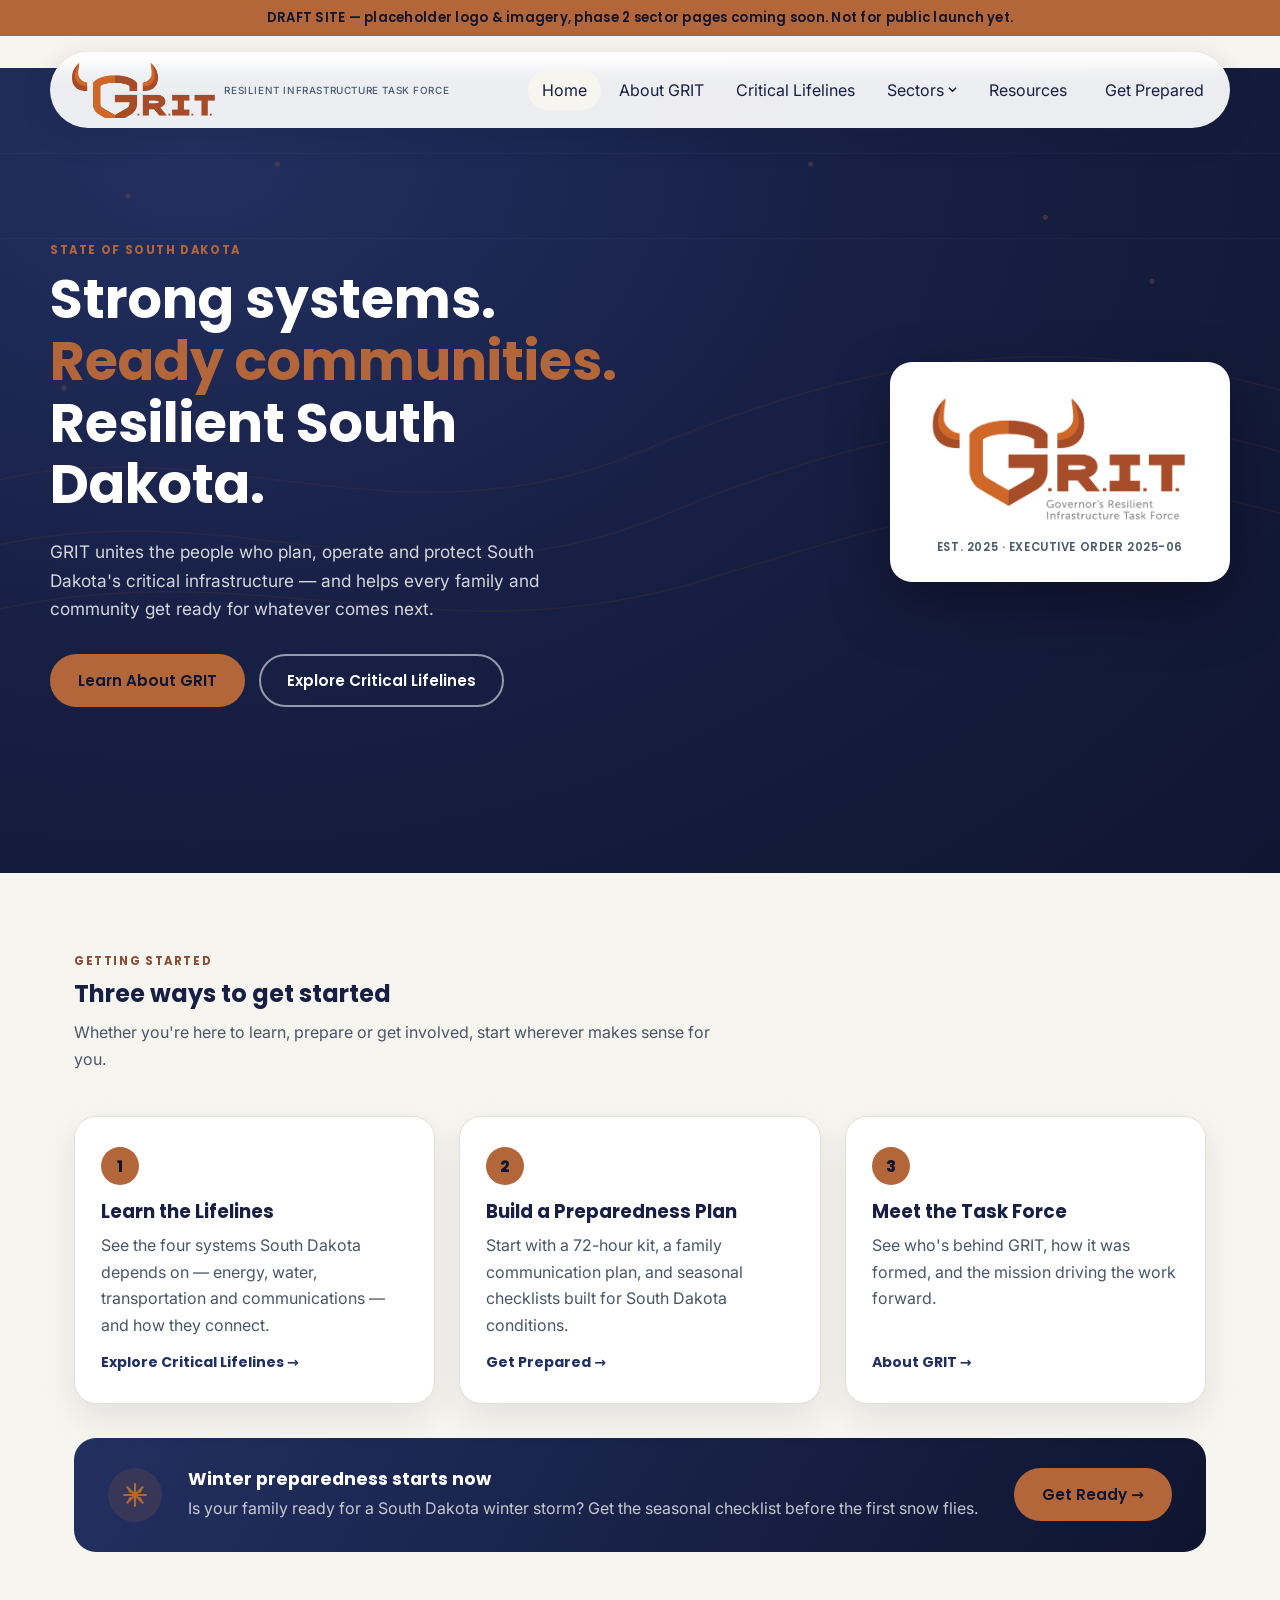
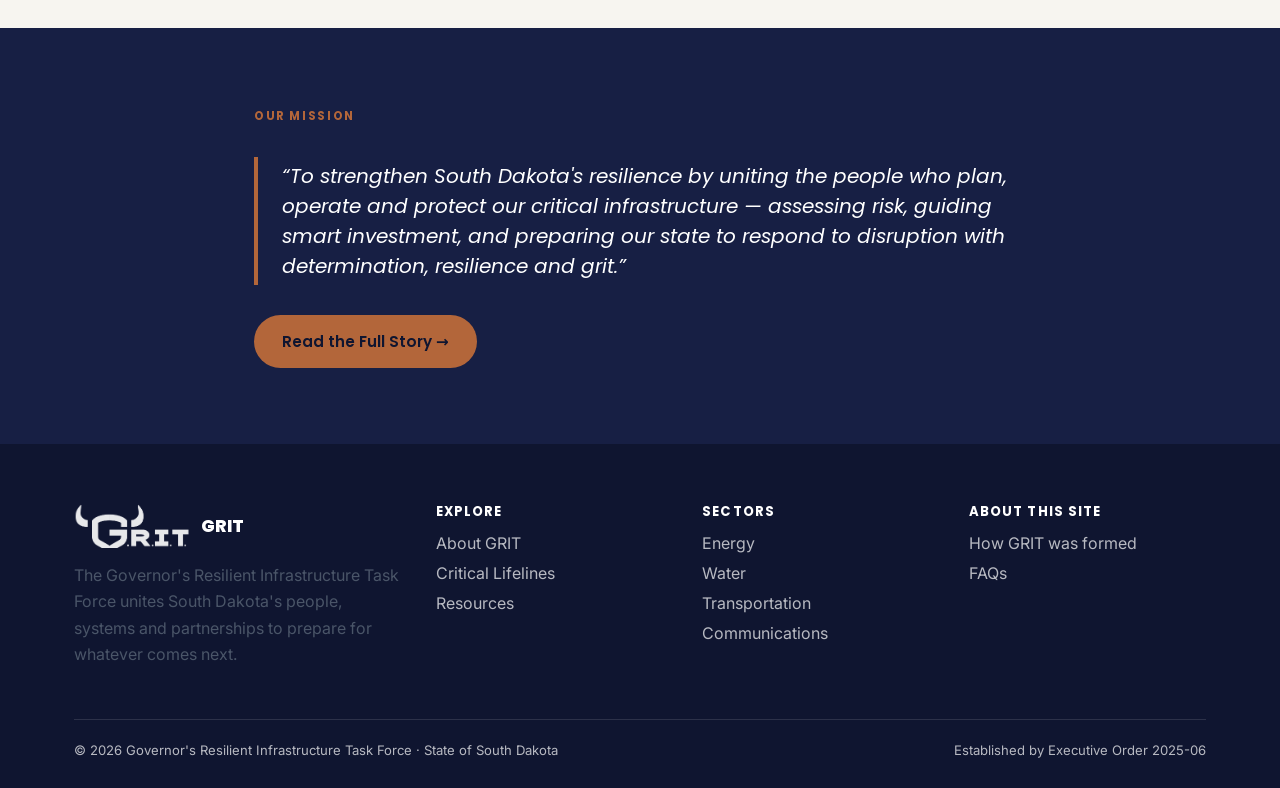
<file: index.html>
<!doctype html>
<html lang="en">
<head>
  <meta charset="UTF-8" />
  <meta name="viewport" content="width=device-width, initial-scale=1.0" />
  <title>GRIT — Governor's Resilient Infrastructure Task Force</title>
  <meta name="description" content="GRIT unites South Dakota's people, systems and partnerships to strengthen critical infrastructure and help communities prepare for disruption." />
  <link rel="icon" href="assets/favicon/favicon.ico" sizes="any" />
  <link rel="icon" type="image/png" sizes="32x32" href="assets/favicon/favicon-32.png" />
  <link rel="icon" type="image/png" sizes="192x192" href="assets/favicon/favicon-192.png" />
  <link rel="apple-touch-icon" sizes="180x180" href="assets/favicon/apple-touch-icon.png" />
  <link rel="preconnect" href="https://fonts.googleapis.com">
  <link rel="preconnect" href="https://fonts.gstatic.com" crossorigin>
  <link href="https://fonts.googleapis.com/css2?family=Inter:wght@400;500;600;700&family=Poppins:wght@600;700;800&display=swap" rel="stylesheet">
  <link rel="stylesheet" href="assets/styles.css?v=1789533473" />
  
</head>
<body>
  <div class="draft-banner">DRAFT SITE — placeholder logo &amp; imagery, phase 2 sector pages coming soon. Not for public launch yet.</div>
    <header class="site-header">
      <div class="nav-pill wrap" style="max-width:1180px;">
        <a href="index.html" class="brand">
          <img src="assets/img/grit-icon.png" alt="GRIT logo" class="brand-seal">
          <span class="brand-sub">Resilient Infrastructure Task Force</span>
        </a>
        <button class="menu-toggle" aria-label="Toggle menu">
          <svg width="18" height="14" viewBox="0 0 18 14" fill="none"><path d="M0 1h18M0 7h18M0 13h18" stroke="white" stroke-width="2"/></svg>
        </button>
        <ul class="nav-links">
          <li class="active"><a href="index.html">Home</a></li>
          <li><a href="about.html">About GRIT</a></li>
          <li><a href="lifelines.html">Critical Lifelines</a></li>
          <li class="has-dropdown ">
            <button class="nav-link" type="button">Sectors
              <svg class="caret" viewBox="0 0 10 6" fill="none"><path d="M1 1l4 4 4-4" stroke="#171f44" stroke-width="1.6"/></svg>
            </button>
            <div class="dropdown-menu">
              <div class="dd-hint">Four critical lifelines</div>
              <a href="energy.html">Energy</a>
              <a href="water.html">Water</a>
              <a href="transportation.html">Transportation</a>
              <a href="communications.html">Communications</a>
            </div>
          </li>
          <li><a href="resources.html">Resources</a></li>
          <li class="nav-cta"><a href="resources.html" class="btn btn-navy">Get Prepared</a></li>
        </ul>
      </div>
    </header>


    <section class="hero">
      <svg class="hero-pattern" viewBox="0 0 1200 600" preserveAspectRatio="xMidYMid slice" xmlns="http://www.w3.org/2000/svg">
  <g stroke="#b3663a" stroke-opacity="0.18" fill="none" stroke-width="1.5">
    <path d="M-50 460 C 200 380, 380 520, 620 420 S 1050 300, 1260 380"/>
    <path d="M-50 520 C 220 440, 400 560, 660 480 S 1080 360, 1260 440"/>
    <path d="M-50 400 C 180 320, 360 460, 600 360 S 1020 240, 1260 320"/>
  </g>
  <g fill="#b3663a" fill-opacity="0.55">
    <circle cx="120" cy="120" r="2.4"/>
    <circle cx="260" cy="90" r="2.4"/>
    <circle cx="980" cy="140" r="2.4"/>
    <circle cx="1080" cy="200" r="2.4"/>
    <circle cx="760" cy="90" r="2.4"/>
    <circle cx="60" cy="300" r="2.4"/>
  </g>
  <g stroke="#ffffff" stroke-opacity="0.08" stroke-width="1">
    <line x1="0" y1="80" x2="1200" y2="80"/>
    <line x1="0" y1="160" x2="1200" y2="160"/>
  </g>
</svg>
      <div class="wrap hero-inner">
        <div>
          <span class="eyebrow" style="color:#b3663a;">State of South Dakota</span>
          <h1>Strong systems. <span class="accent">Ready communities.</span> Resilient South Dakota.</h1>
          <p class="lead">GRIT unites the people who plan, operate and protect South Dakota's critical infrastructure — and helps every family and community get ready for whatever comes next.</p>
          <div class="hero-actions">
            <a href="about.html" class="btn btn-gold">Learn About GRIT</a>
            <a href="lifelines.html" class="btn btn-outline">Explore Critical Lifelines</a>
          </div>
        </div>
        <div class="hero-logo-card">
          <img src="assets/img/grit-logo-full.png" alt="GRIT — Governor's Resilient Infrastructure Task Force logo" />
          <span class="hero-logo-caption">Est. 2025 &middot; Executive Order 2025-06</span>
        </div>
      </div>
    </section>

    <section>
      <div class="wrap">
        <div class="section-head">
          <span class="eyebrow">Getting Started</span>
          <h2>Three ways to get started</h2>
          <p>Whether you're here to learn, prepare or get involved, start wherever makes sense for you.</p>
        </div>
        <div class="card-grid">
          <div class="card">
            <div class="num">1</div>
            <h3>Learn the Lifelines</h3>
            <p>See the four systems South Dakota depends on — energy, water, transportation and communications — and how they connect.</p>
            <a href="lifelines.html" class="card-link">Explore Critical Lifelines →</a>
          </div>
          <div class="card">
            <div class="num">2</div>
            <h3>Build a Preparedness Plan</h3>
            <p>Start with a 72-hour kit, a family communication plan, and seasonal checklists built for South Dakota conditions.</p>
            <a href="resources.html" class="card-link">Get Prepared →</a>
          </div>
          <div class="card">
            <div class="num">3</div>
            <h3>Meet the Task Force</h3>
            <p>See who's behind GRIT, how it was formed, and the mission driving the work forward.</p>
            <a href="about.html" class="card-link">About GRIT →</a>
          </div>
        </div>

        <div class="seasonal">
          <div class="icon-wrap">
            <svg width="26" height="26" viewBox="0 0 24 24" fill="none" stroke="#b3663a" stroke-width="2" stroke-linecap="round"><path d="M12 2v20M4.9 4.9l14.2 14.2M19.1 4.9 4.9 19.1M2 12h20M6 6l1.5 3M18 6l-1.5 3M6 18l1.5-3M18 18l-1.5-3"/></svg>
          </div>
          <div class="seasonal-copy">
            <h3>Winter preparedness starts now</h3>
            <p>Is your family ready for a South Dakota winter storm? Get the seasonal checklist before the first snow flies.</p>
          </div>
          <a href="resources.html" class="btn btn-gold">Get Ready →</a>
        </div>
      </div>
    </section>

    <section class="section-navy">
      <div class="wrap" style="max-width:820px;">
        <span class="eyebrow">Our Mission</span>
        <div class="mission-block">
          <p>&ldquo;To strengthen South Dakota's resilience by uniting the people who plan, operate and protect our critical infrastructure — assessing risk, guiding smart investment, and preparing our state to respond to disruption with determination, resilience and grit.&rdquo;</p>
        </div>
        <a href="about.html" class="btn btn-gold">Read the Full Story →</a>
      </div>
    </section>

    <footer class="site-footer">
      <div class="wrap">
        <div class="footer-grid">
          <div>
            <div class="footer-brand">
              <img src="assets/img/grit-icon.png" alt="GRIT logo" class="brand-seal">
              <span>GRIT</span>
            </div>
            <p>The Governor's Resilient Infrastructure Task Force unites South Dakota's people, systems and partnerships to prepare for whatever comes next.</p>
          </div>
          <div>
            <h4>Explore</h4>
            <ul>
              <li><a href="about.html">About GRIT</a></li>
              <li><a href="lifelines.html">Critical Lifelines</a></li>
              <li><a href="resources.html">Resources</a></li>
            </ul>
          </div>
          <div>
            <h4>Sectors</h4>
            <ul>
              <li><a href="energy.html">Energy</a></li>
              <li><a href="water.html">Water</a></li>
              <li><a href="transportation.html">Transportation</a></li>
              <li><a href="communications.html">Communications</a></li>
            </ul>
          </div>
          <div>
            <h4>About This Site</h4>
            <ul>
              <li><a href="about.html#formed">How GRIT was formed</a></li>
              <li><a href="about.html#faq">FAQs</a></li>
            </ul>
          </div>
        </div>
        <div class="footer-bottom">
          <span>&copy; 2026 Governor's Resilient Infrastructure Task Force &middot; State of South Dakota</span>
          <span>Established by Executive Order 2025-06</span>
        </div>
      </div>
    </footer>

  <script src="assets/script.js?v=1789533473"></script>
</body>
</html>
</file>
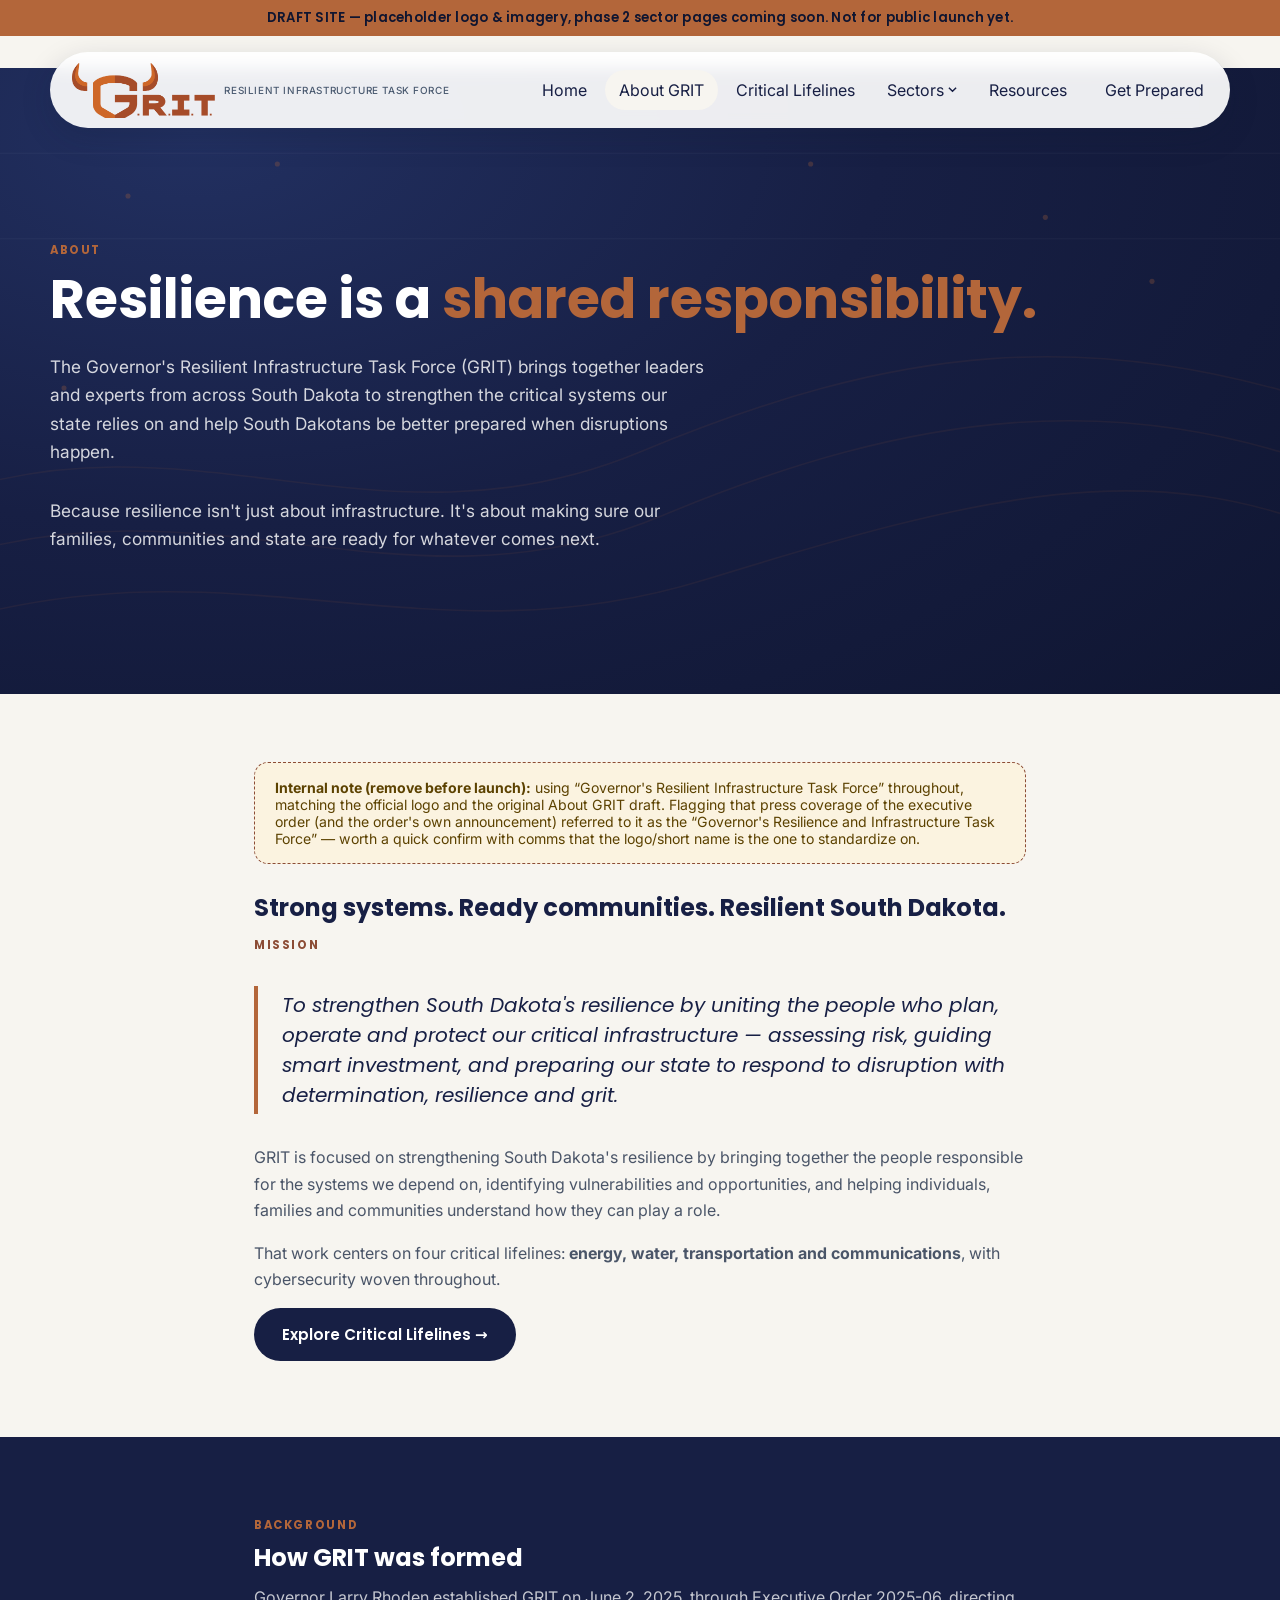
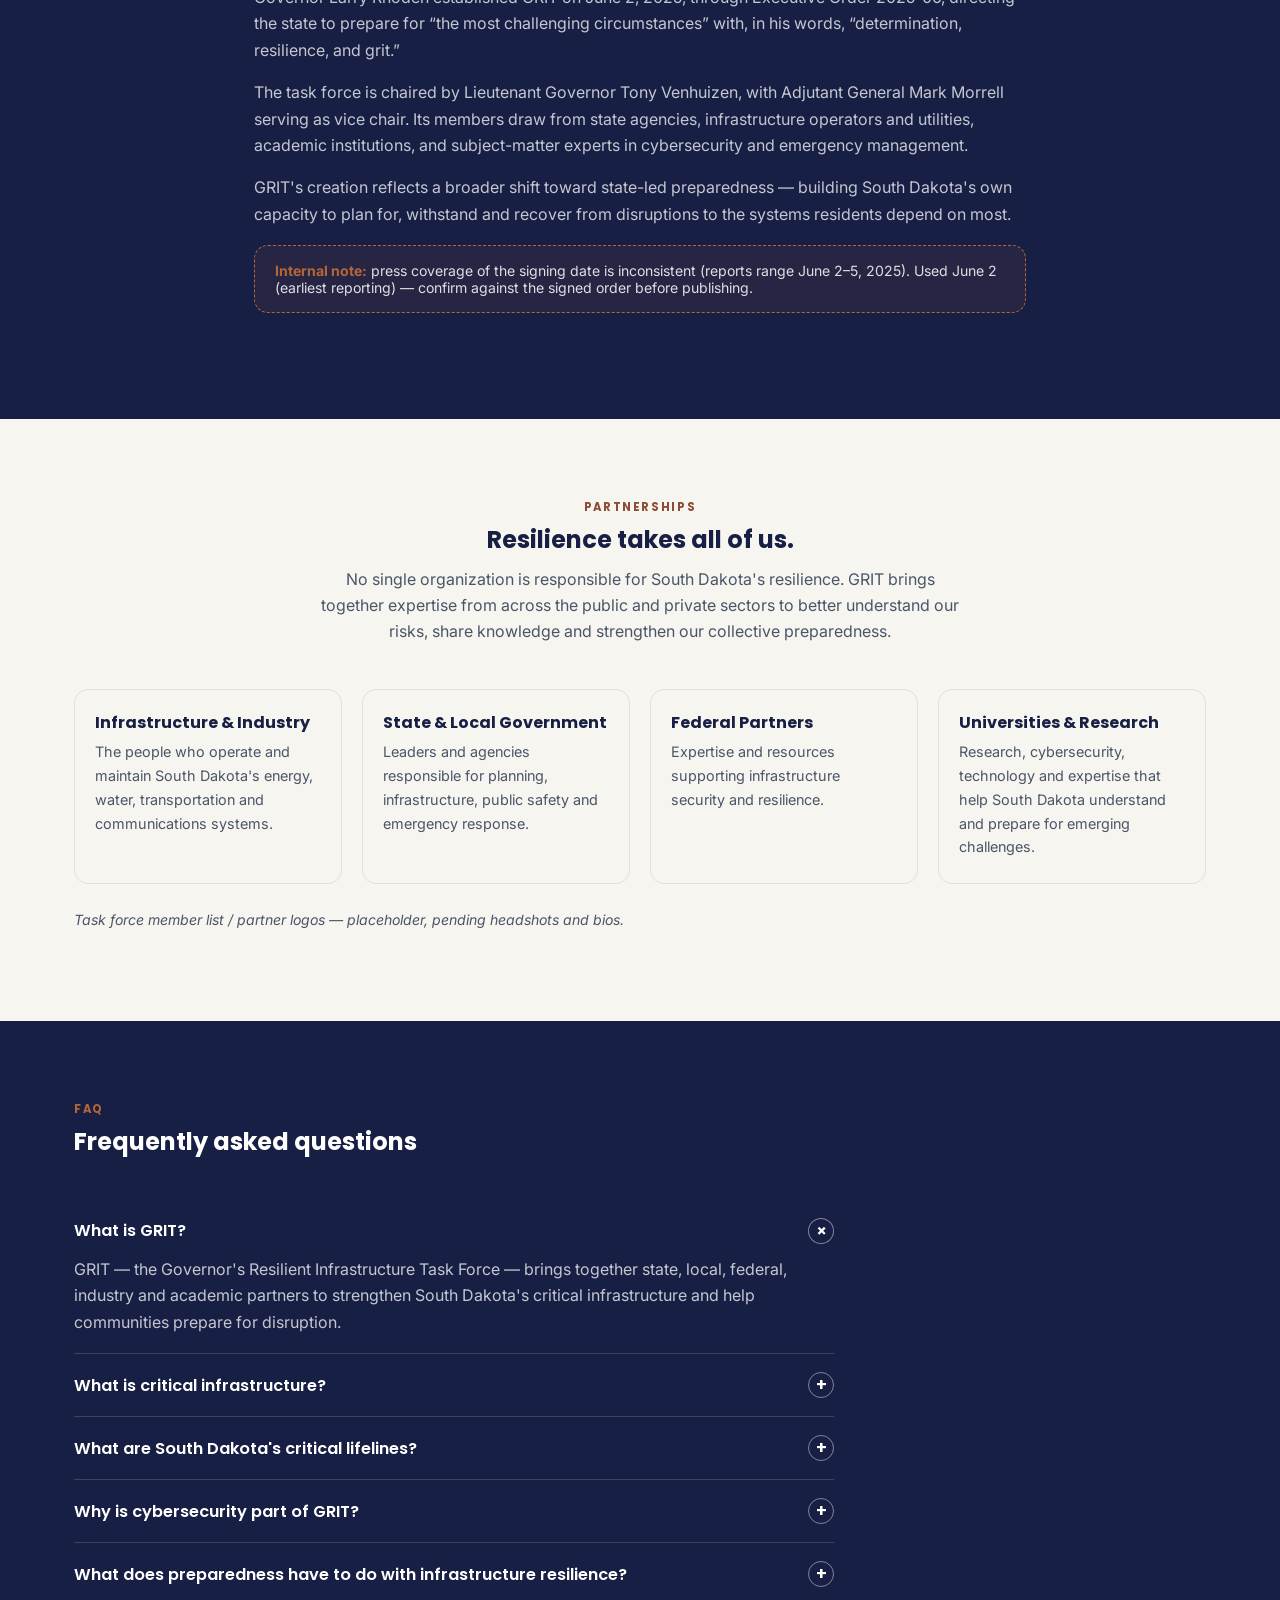
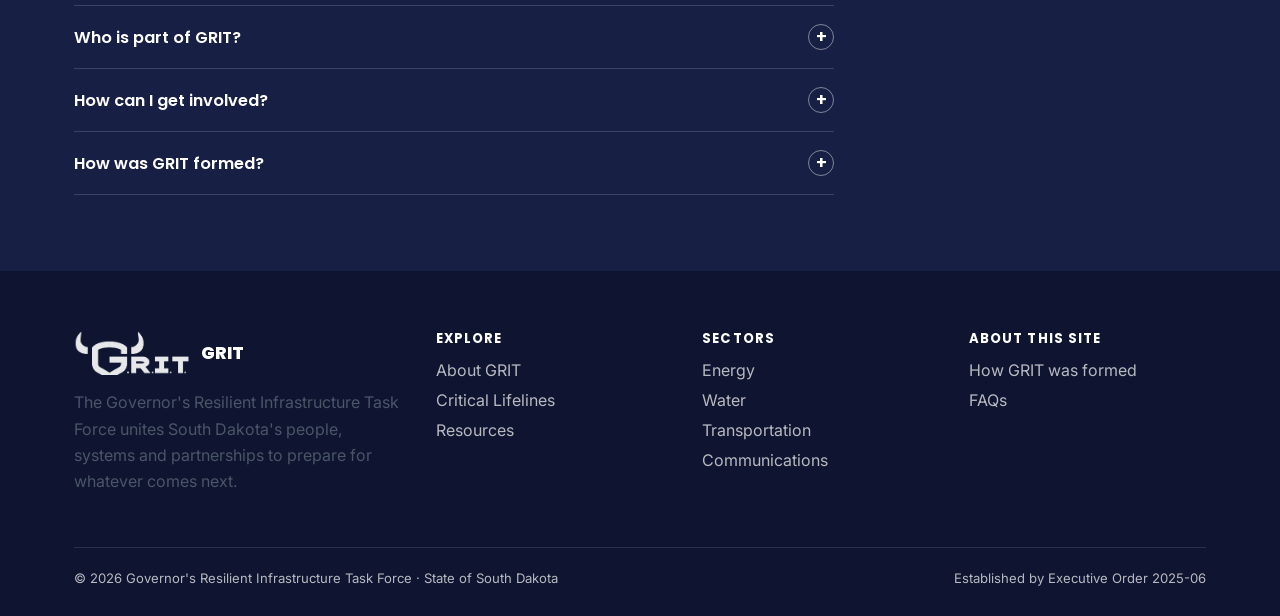
<file: about.html>
<!doctype html>
<html lang="en">
<head>
  <meta charset="UTF-8" />
  <meta name="viewport" content="width=device-width, initial-scale=1.0" />
  <title>About GRIT — Mission, Partnerships &amp; FAQs</title>
  <meta name="description" content="Learn about GRIT's mission, how the task force was formed, its partners, and answers to common questions." />
  <link rel="icon" href="assets/favicon/favicon.ico" sizes="any" />
  <link rel="icon" type="image/png" sizes="32x32" href="assets/favicon/favicon-32.png" />
  <link rel="icon" type="image/png" sizes="192x192" href="assets/favicon/favicon-192.png" />
  <link rel="apple-touch-icon" sizes="180x180" href="assets/favicon/apple-touch-icon.png" />
  <link rel="preconnect" href="https://fonts.googleapis.com">
  <link rel="preconnect" href="https://fonts.gstatic.com" crossorigin>
  <link href="https://fonts.googleapis.com/css2?family=Inter:wght@400;500;600;700&family=Poppins:wght@600;700;800&display=swap" rel="stylesheet">
  <link rel="stylesheet" href="assets/styles.css?v=1789533473" />
  
</head>
<body>
  <div class="draft-banner">DRAFT SITE — placeholder logo &amp; imagery, phase 2 sector pages coming soon. Not for public launch yet.</div>
    <header class="site-header">
      <div class="nav-pill wrap" style="max-width:1180px;">
        <a href="index.html" class="brand">
          <img src="assets/img/grit-icon.png" alt="GRIT logo" class="brand-seal">
          <span class="brand-sub">Resilient Infrastructure Task Force</span>
        </a>
        <button class="menu-toggle" aria-label="Toggle menu">
          <svg width="18" height="14" viewBox="0 0 18 14" fill="none"><path d="M0 1h18M0 7h18M0 13h18" stroke="white" stroke-width="2"/></svg>
        </button>
        <ul class="nav-links">
          <li><a href="index.html">Home</a></li>
          <li class="active"><a href="about.html">About GRIT</a></li>
          <li><a href="lifelines.html">Critical Lifelines</a></li>
          <li class="has-dropdown ">
            <button class="nav-link" type="button">Sectors
              <svg class="caret" viewBox="0 0 10 6" fill="none"><path d="M1 1l4 4 4-4" stroke="#171f44" stroke-width="1.6"/></svg>
            </button>
            <div class="dropdown-menu">
              <div class="dd-hint">Four critical lifelines</div>
              <a href="energy.html">Energy</a>
              <a href="water.html">Water</a>
              <a href="transportation.html">Transportation</a>
              <a href="communications.html">Communications</a>
            </div>
          </li>
          <li><a href="resources.html">Resources</a></li>
          <li class="nav-cta"><a href="resources.html" class="btn btn-navy">Get Prepared</a></li>
        </ul>
      </div>
    </header>


    <section class="hero" style="padding-bottom:20px;">
      <svg class="hero-pattern" viewBox="0 0 1200 600" preserveAspectRatio="xMidYMid slice" xmlns="http://www.w3.org/2000/svg">
  <g stroke="#b3663a" stroke-opacity="0.18" fill="none" stroke-width="1.5">
    <path d="M-50 460 C 200 380, 380 520, 620 420 S 1050 300, 1260 380"/>
    <path d="M-50 520 C 220 440, 400 560, 660 480 S 1080 360, 1260 440"/>
    <path d="M-50 400 C 180 320, 360 460, 600 360 S 1020 240, 1260 320"/>
  </g>
  <g fill="#b3663a" fill-opacity="0.55">
    <circle cx="120" cy="120" r="2.4"/>
    <circle cx="260" cy="90" r="2.4"/>
    <circle cx="980" cy="140" r="2.4"/>
    <circle cx="1080" cy="200" r="2.4"/>
    <circle cx="760" cy="90" r="2.4"/>
    <circle cx="60" cy="300" r="2.4"/>
  </g>
  <g stroke="#ffffff" stroke-opacity="0.08" stroke-width="1">
    <line x1="0" y1="80" x2="1200" y2="80"/>
    <line x1="0" y1="160" x2="1200" y2="160"/>
  </g>
</svg>
      <div class="wrap hero-inner" style="grid-template-columns: 1fr;">
        <div>
          <span class="eyebrow" style="color:#b3663a;">About</span>
          <h1>Resilience is a <span class="accent">shared responsibility.</span></h1>
          <p class="lead" style="max-width:60ch;">The Governor's Resilient Infrastructure Task Force (GRIT) brings together leaders and experts from across South Dakota to strengthen the critical systems our state relies on and help South Dakotans be better prepared when disruptions happen.</p>
          <p class="lead" style="max-width:60ch;">Because resilience isn't just about infrastructure. It's about making sure our families, communities and state are ready for whatever comes next.</p>
        </div>
      </div>
    </section>

    <section style="padding-top:50px;">
      <div class="wrap" style="max-width:820px;">
        <div class="note">
          <strong>Internal note (remove before launch):</strong> using &ldquo;Governor's Resilient Infrastructure Task Force&rdquo; throughout, matching the official logo and the original About GRIT draft. Flagging that press coverage of the executive order (and the order's own announcement) referred to it as the &ldquo;Governor's Resilience and Infrastructure Task Force&rdquo; — worth a quick confirm with comms that the logo/short name is the one to standardize on.
        </div>

        <h2>Strong systems. Ready communities. Resilient South Dakota.</h2>
        <span class="eyebrow">Mission</span>
        <div class="mission-block">
          <p>To strengthen South Dakota's resilience by uniting the people who plan, operate and protect our critical infrastructure — assessing risk, guiding smart investment, and preparing our state to respond to disruption with determination, resilience and grit.</p>
        </div>
        <p>GRIT is focused on strengthening South Dakota's resilience by bringing together the people responsible for the systems we depend on, identifying vulnerabilities and opportunities, and helping individuals, families and communities understand how they can play a role.</p>
        <p>That work centers on four critical lifelines: <strong>energy, water, transportation and communications</strong>, with cybersecurity woven throughout.</p>
        <a href="lifelines.html" class="btn btn-navy">Explore Critical Lifelines →</a>
      </div>
    </section>

    <section class="section-navy" id="formed">
      <div class="wrap" style="max-width:820px;">
        <span class="eyebrow">Background</span>
        <h2>How GRIT was formed</h2>
        <p>Governor Larry Rhoden established GRIT on June 2, 2025, through Executive Order 2025-06, directing the state to prepare for &ldquo;the most challenging circumstances&rdquo; with, in his words, &ldquo;determination, resilience, and grit.&rdquo;</p>
        <p>The task force is chaired by Lieutenant Governor Tony Venhuizen, with Adjutant General Mark Morrell serving as vice chair. Its members draw from state agencies, infrastructure operators and utilities, academic institutions, and subject-matter experts in cybersecurity and emergency management.</p>
        <p>GRIT's creation reflects a broader shift toward state-led preparedness — building South Dakota's own capacity to plan for, withstand and recover from disruptions to the systems residents depend on most.</p>
        <div class="note" style="background:rgba(179,102,58,0.1); border-color:#b3663a; color:rgba(255,255,255,0.85);">
          <strong style="color:#b3663a;">Internal note:</strong> press coverage of the signing date is inconsistent (reports range June 2&ndash;5, 2025). Used June 2 (earliest reporting) — confirm against the signed order before publishing.
        </div>
      </div>
    </section>

    <section>
      <div class="wrap">
        <div class="section-head center" style="margin-left:auto;margin-right:auto;">
          <span class="eyebrow">Partnerships</span>
          <h2>Resilience takes all of us.</h2>
          <p>No single organization is responsible for South Dakota's resilience. GRIT brings together expertise from across the public and private sectors to better understand our risks, share knowledge and strengthen our collective preparedness.</p>
        </div>
        <div class="partner-grid">
          <div class="partner-card">
            <h4>Infrastructure &amp; Industry</h4>
            <p>The people who operate and maintain South Dakota's energy, water, transportation and communications systems.</p>
          </div>
          <div class="partner-card">
            <h4>State &amp; Local Government</h4>
            <p>Leaders and agencies responsible for planning, infrastructure, public safety and emergency response.</p>
          </div>
          <div class="partner-card">
            <h4>Federal Partners</h4>
            <p>Expertise and resources supporting infrastructure security and resilience.</p>
          </div>
          <div class="partner-card">
            <h4>Universities &amp; Research</h4>
            <p>Research, cybersecurity, technology and expertise that help South Dakota understand and prepare for emerging challenges.</p>
          </div>
        </div>
        <p style="margin-top:24px; font-size:0.88rem; font-style:italic;">Task force member list / partner logos — placeholder, pending headshots and bios.</p>
      </div>
    </section>

    <section class="section-navy" id="faq">
      <div class="wrap">
        <div class="section-head">
          <span class="eyebrow">FAQ</span>
          <h2>Frequently asked questions</h2>
        </div>
        <div class="faq-list">
          <details class="faq-item" open>
            <summary>What is GRIT? <span class="plus">+</span></summary>
            <div class="faq-body"><p>GRIT — the Governor's Resilient Infrastructure Task Force — brings together state, local, federal, industry and academic partners to strengthen South Dakota's critical infrastructure and help communities prepare for disruption.</p></div>
          </details>
          <details class="faq-item">
            <summary>What is critical infrastructure? <span class="plus">+</span></summary>
            <div class="faq-body"><p>Content pending.</p></div>
          </details>
          <details class="faq-item">
            <summary>What are South Dakota's critical lifelines? <span class="plus">+</span></summary>
            <div class="faq-body"><p>Energy, water, transportation and communications.</p></div>
          </details>
          <details class="faq-item">
            <summary>Why is cybersecurity part of GRIT? <span class="plus">+</span></summary>
            <div class="faq-body"><p>Because technology connects and supports each critical lifeline, while cyber preparedness also affects individuals, families and businesses.</p></div>
          </details>
          <details class="faq-item">
            <summary>What does preparedness have to do with infrastructure resilience? <span class="plus">+</span></summary>
            <div class="faq-body"><p>Content pending.</p></div>
          </details>
          <details class="faq-item">
            <summary>Who is part of GRIT? <span class="plus">+</span></summary>
            <div class="faq-body"><p>Short answer + link/jump to members — pending.</p></div>
          </details>
          <details class="faq-item">
            <summary>How can I get involved? <span class="plus">+</span></summary>
            <div class="faq-body"><p>Point people toward preparedness resources and partner materials rather than suggesting formal task-force participation.</p></div>
          </details>
          <details class="faq-item">
            <summary>How was GRIT formed? <span class="plus">+</span></summary>
            <div class="faq-body"><p>Governor Larry Rhoden created GRIT by executive order (2025-06) on June 2, 2025, appointing Lieutenant Governor Tony Venhuizen to chair the task force and Adjutant General Mark Morrell to serve as vice chair. See &ldquo;How GRIT was formed&rdquo; above for the fuller version.</p></div>
          </details>
        </div>
      </div>
    </section>

    <footer class="site-footer">
      <div class="wrap">
        <div class="footer-grid">
          <div>
            <div class="footer-brand">
              <img src="assets/img/grit-icon.png" alt="GRIT logo" class="brand-seal">
              <span>GRIT</span>
            </div>
            <p>The Governor's Resilient Infrastructure Task Force unites South Dakota's people, systems and partnerships to prepare for whatever comes next.</p>
          </div>
          <div>
            <h4>Explore</h4>
            <ul>
              <li><a href="about.html">About GRIT</a></li>
              <li><a href="lifelines.html">Critical Lifelines</a></li>
              <li><a href="resources.html">Resources</a></li>
            </ul>
          </div>
          <div>
            <h4>Sectors</h4>
            <ul>
              <li><a href="energy.html">Energy</a></li>
              <li><a href="water.html">Water</a></li>
              <li><a href="transportation.html">Transportation</a></li>
              <li><a href="communications.html">Communications</a></li>
            </ul>
          </div>
          <div>
            <h4>About This Site</h4>
            <ul>
              <li><a href="about.html#formed">How GRIT was formed</a></li>
              <li><a href="about.html#faq">FAQs</a></li>
            </ul>
          </div>
        </div>
        <div class="footer-bottom">
          <span>&copy; 2026 Governor's Resilient Infrastructure Task Force &middot; State of South Dakota</span>
          <span>Established by Executive Order 2025-06</span>
        </div>
      </div>
    </footer>

  <script src="assets/script.js?v=1789533473"></script>
</body>
</html>
</file>
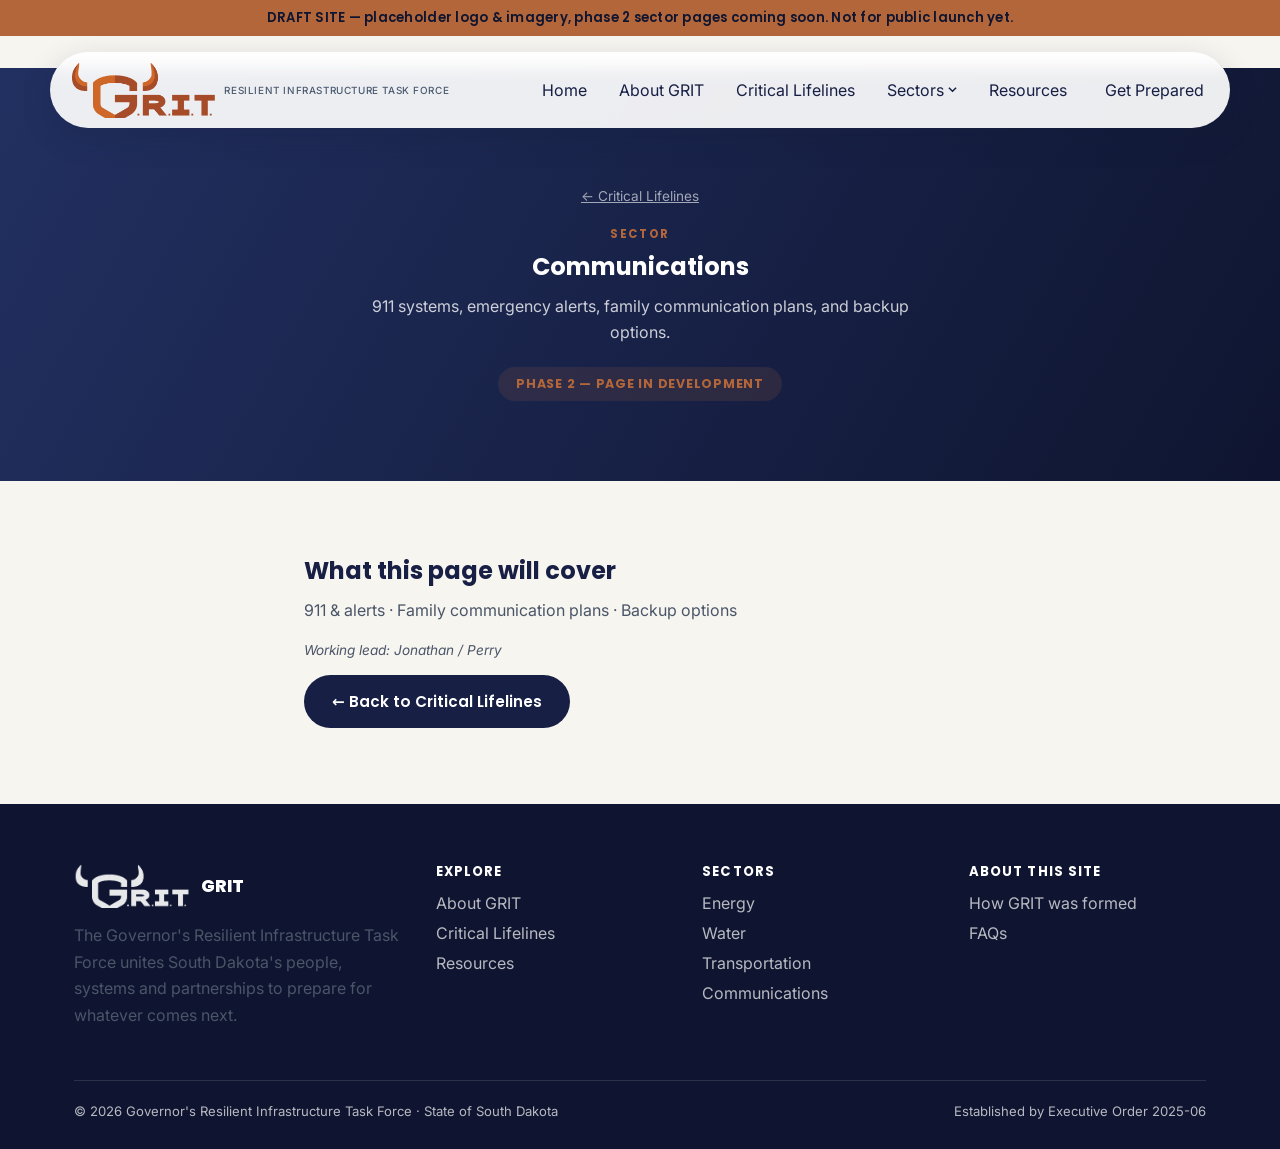
<file: communications.html>
<!doctype html>
<html lang="en">
<head>
  <meta charset="UTF-8" />
  <meta name="viewport" content="width=device-width, initial-scale=1.0" />
  <title>Communications — GRIT Sectors</title>
  <meta name="description" content="911 systems, emergency alerts, family communication plans, and backup options." />
  <link rel="icon" href="assets/favicon/favicon.ico" sizes="any" />
  <link rel="icon" type="image/png" sizes="32x32" href="assets/favicon/favicon-32.png" />
  <link rel="icon" type="image/png" sizes="192x192" href="assets/favicon/favicon-192.png" />
  <link rel="apple-touch-icon" sizes="180x180" href="assets/favicon/apple-touch-icon.png" />
  <link rel="preconnect" href="https://fonts.googleapis.com">
  <link rel="preconnect" href="https://fonts.gstatic.com" crossorigin>
  <link href="https://fonts.googleapis.com/css2?family=Inter:wght@400;500;600;700&family=Poppins:wght@600;700;800&display=swap" rel="stylesheet">
  <link rel="stylesheet" href="assets/styles.css?v=1789533473" />
  
</head>
<body>
  <div class="draft-banner">DRAFT SITE — placeholder logo &amp; imagery, phase 2 sector pages coming soon. Not for public launch yet.</div>
    <header class="site-header">
      <div class="nav-pill wrap" style="max-width:1180px;">
        <a href="index.html" class="brand">
          <img src="assets/img/grit-icon.png" alt="GRIT logo" class="brand-seal">
          <span class="brand-sub">Resilient Infrastructure Task Force</span>
        </a>
        <button class="menu-toggle" aria-label="Toggle menu">
          <svg width="18" height="14" viewBox="0 0 18 14" fill="none"><path d="M0 1h18M0 7h18M0 13h18" stroke="white" stroke-width="2"/></svg>
        </button>
        <ul class="nav-links">
          <li><a href="index.html">Home</a></li>
          <li><a href="about.html">About GRIT</a></li>
          <li><a href="lifelines.html">Critical Lifelines</a></li>
          <li class="has-dropdown active">
            <button class="nav-link" type="button">Sectors
              <svg class="caret" viewBox="0 0 10 6" fill="none"><path d="M1 1l4 4 4-4" stroke="#171f44" stroke-width="1.6"/></svg>
            </button>
            <div class="dropdown-menu">
              <div class="dd-hint">Four critical lifelines</div>
              <a href="energy.html">Energy</a>
              <a href="water.html">Water</a>
              <a href="transportation.html">Transportation</a>
              <a href="communications.html">Communications</a>
            </div>
          </li>
          <li><a href="resources.html">Resources</a></li>
          <li class="nav-cta"><a href="resources.html" class="btn btn-navy">Get Prepared</a></li>
        </ul>
      </div>
    </header>


    <section class="stub-hero">
      <div class="wrap">
        <div class="crumb"><a href="lifelines.html">← Critical Lifelines</a></div>
        <span class="eyebrow">Sector</span>
        <h1>Communications</h1>
        <p>911 systems, emergency alerts, family communication plans, and backup options.</p>
        <div class="stub-pill">Phase 2 — page in development</div>
      </div>
    </section>

    <section>
      <div class="wrap" style="max-width:720px;">
        <h2>What this page will cover</h2>
        <p>911 &amp; alerts &middot; Family communication plans &middot; Backup options</p>
        <p style="font-size:0.85rem; font-style:italic;">Working lead: Jonathan / Perry</p>
        <a href="lifelines.html" class="btn btn-navy">← Back to Critical Lifelines</a>
      </div>
    </section>

    <footer class="site-footer">
      <div class="wrap">
        <div class="footer-grid">
          <div>
            <div class="footer-brand">
              <img src="assets/img/grit-icon.png" alt="GRIT logo" class="brand-seal">
              <span>GRIT</span>
            </div>
            <p>The Governor's Resilient Infrastructure Task Force unites South Dakota's people, systems and partnerships to prepare for whatever comes next.</p>
          </div>
          <div>
            <h4>Explore</h4>
            <ul>
              <li><a href="about.html">About GRIT</a></li>
              <li><a href="lifelines.html">Critical Lifelines</a></li>
              <li><a href="resources.html">Resources</a></li>
            </ul>
          </div>
          <div>
            <h4>Sectors</h4>
            <ul>
              <li><a href="energy.html">Energy</a></li>
              <li><a href="water.html">Water</a></li>
              <li><a href="transportation.html">Transportation</a></li>
              <li><a href="communications.html">Communications</a></li>
            </ul>
          </div>
          <div>
            <h4>About This Site</h4>
            <ul>
              <li><a href="about.html#formed">How GRIT was formed</a></li>
              <li><a href="about.html#faq">FAQs</a></li>
            </ul>
          </div>
        </div>
        <div class="footer-bottom">
          <span>&copy; 2026 Governor's Resilient Infrastructure Task Force &middot; State of South Dakota</span>
          <span>Established by Executive Order 2025-06</span>
        </div>
      </div>
    </footer>

  <script src="assets/script.js?v=1789533473"></script>
</body>
</html>
</file>
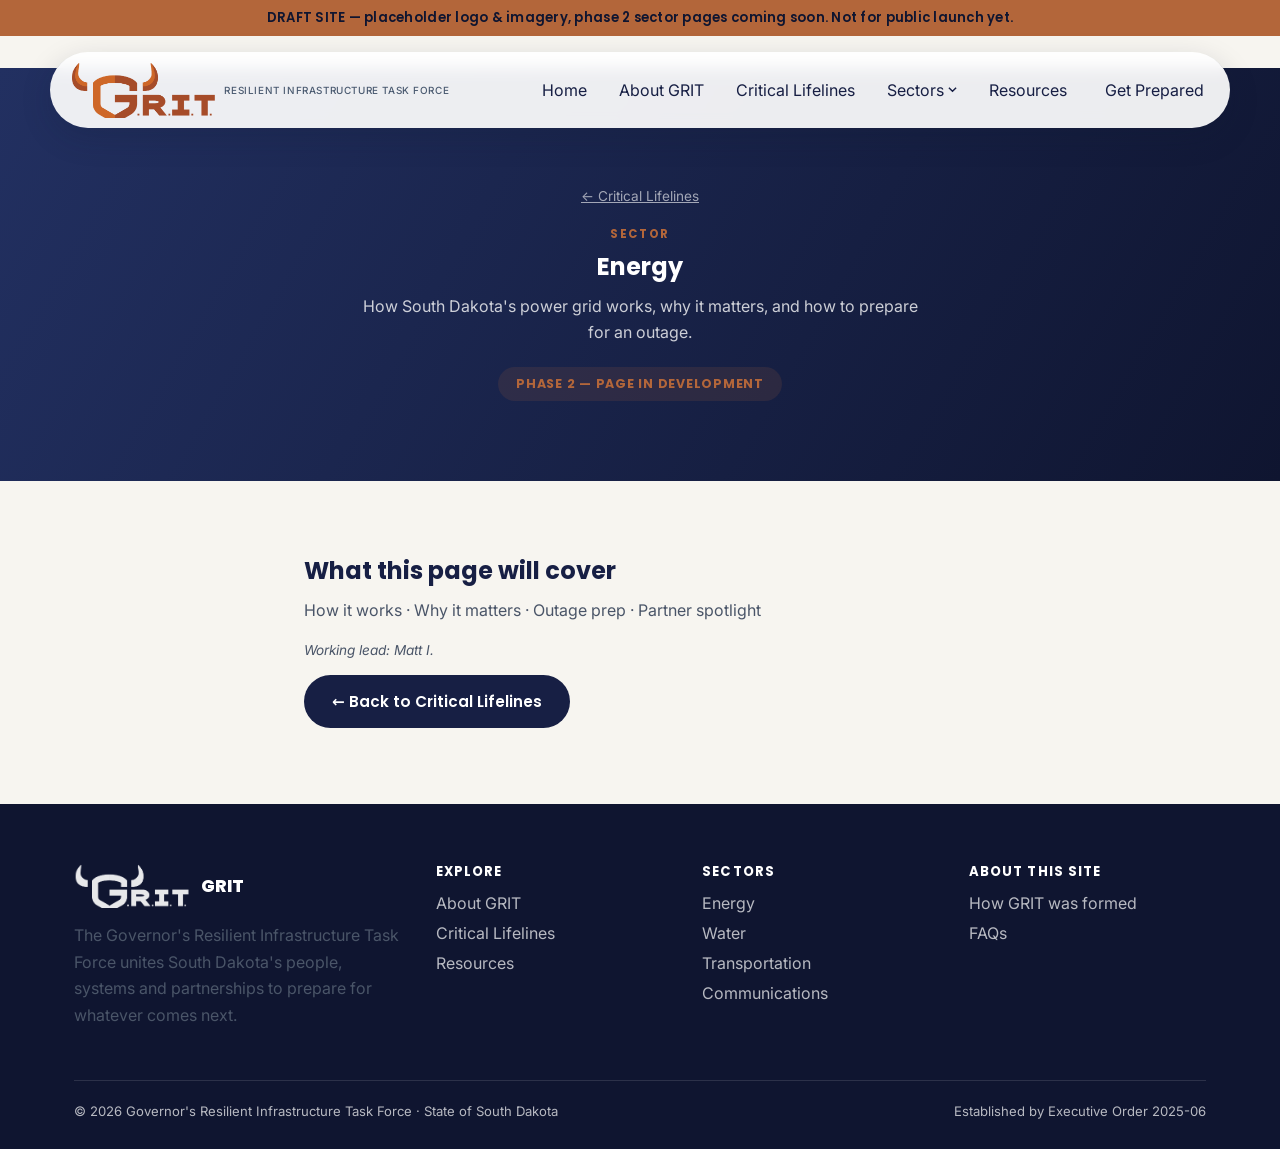
<file: energy.html>
<!doctype html>
<html lang="en">
<head>
  <meta charset="UTF-8" />
  <meta name="viewport" content="width=device-width, initial-scale=1.0" />
  <title>Energy — GRIT Sectors</title>
  <meta name="description" content="How South Dakota's power grid works, why it matters, and how to prepare for an outage." />
  <link rel="icon" href="assets/favicon/favicon.ico" sizes="any" />
  <link rel="icon" type="image/png" sizes="32x32" href="assets/favicon/favicon-32.png" />
  <link rel="icon" type="image/png" sizes="192x192" href="assets/favicon/favicon-192.png" />
  <link rel="apple-touch-icon" sizes="180x180" href="assets/favicon/apple-touch-icon.png" />
  <link rel="preconnect" href="https://fonts.googleapis.com">
  <link rel="preconnect" href="https://fonts.gstatic.com" crossorigin>
  <link href="https://fonts.googleapis.com/css2?family=Inter:wght@400;500;600;700&family=Poppins:wght@600;700;800&display=swap" rel="stylesheet">
  <link rel="stylesheet" href="assets/styles.css?v=1789533473" />
  
</head>
<body>
  <div class="draft-banner">DRAFT SITE — placeholder logo &amp; imagery, phase 2 sector pages coming soon. Not for public launch yet.</div>
    <header class="site-header">
      <div class="nav-pill wrap" style="max-width:1180px;">
        <a href="index.html" class="brand">
          <img src="assets/img/grit-icon.png" alt="GRIT logo" class="brand-seal">
          <span class="brand-sub">Resilient Infrastructure Task Force</span>
        </a>
        <button class="menu-toggle" aria-label="Toggle menu">
          <svg width="18" height="14" viewBox="0 0 18 14" fill="none"><path d="M0 1h18M0 7h18M0 13h18" stroke="white" stroke-width="2"/></svg>
        </button>
        <ul class="nav-links">
          <li><a href="index.html">Home</a></li>
          <li><a href="about.html">About GRIT</a></li>
          <li><a href="lifelines.html">Critical Lifelines</a></li>
          <li class="has-dropdown active">
            <button class="nav-link" type="button">Sectors
              <svg class="caret" viewBox="0 0 10 6" fill="none"><path d="M1 1l4 4 4-4" stroke="#171f44" stroke-width="1.6"/></svg>
            </button>
            <div class="dropdown-menu">
              <div class="dd-hint">Four critical lifelines</div>
              <a href="energy.html">Energy</a>
              <a href="water.html">Water</a>
              <a href="transportation.html">Transportation</a>
              <a href="communications.html">Communications</a>
            </div>
          </li>
          <li><a href="resources.html">Resources</a></li>
          <li class="nav-cta"><a href="resources.html" class="btn btn-navy">Get Prepared</a></li>
        </ul>
      </div>
    </header>


    <section class="stub-hero">
      <div class="wrap">
        <div class="crumb"><a href="lifelines.html">← Critical Lifelines</a></div>
        <span class="eyebrow">Sector</span>
        <h1>Energy</h1>
        <p>How South Dakota's power grid works, why it matters, and how to prepare for an outage.</p>
        <div class="stub-pill">Phase 2 — page in development</div>
      </div>
    </section>

    <section>
      <div class="wrap" style="max-width:720px;">
        <h2>What this page will cover</h2>
        <p>How it works &middot; Why it matters &middot; Outage prep &middot; Partner spotlight</p>
        <p style="font-size:0.85rem; font-style:italic;">Working lead: Matt I.</p>
        <a href="lifelines.html" class="btn btn-navy">← Back to Critical Lifelines</a>
      </div>
    </section>

    <footer class="site-footer">
      <div class="wrap">
        <div class="footer-grid">
          <div>
            <div class="footer-brand">
              <img src="assets/img/grit-icon.png" alt="GRIT logo" class="brand-seal">
              <span>GRIT</span>
            </div>
            <p>The Governor's Resilient Infrastructure Task Force unites South Dakota's people, systems and partnerships to prepare for whatever comes next.</p>
          </div>
          <div>
            <h4>Explore</h4>
            <ul>
              <li><a href="about.html">About GRIT</a></li>
              <li><a href="lifelines.html">Critical Lifelines</a></li>
              <li><a href="resources.html">Resources</a></li>
            </ul>
          </div>
          <div>
            <h4>Sectors</h4>
            <ul>
              <li><a href="energy.html">Energy</a></li>
              <li><a href="water.html">Water</a></li>
              <li><a href="transportation.html">Transportation</a></li>
              <li><a href="communications.html">Communications</a></li>
            </ul>
          </div>
          <div>
            <h4>About This Site</h4>
            <ul>
              <li><a href="about.html#formed">How GRIT was formed</a></li>
              <li><a href="about.html#faq">FAQs</a></li>
            </ul>
          </div>
        </div>
        <div class="footer-bottom">
          <span>&copy; 2026 Governor's Resilient Infrastructure Task Force &middot; State of South Dakota</span>
          <span>Established by Executive Order 2025-06</span>
        </div>
      </div>
    </footer>

  <script src="assets/script.js?v=1789533473"></script>
</body>
</html>
</file>
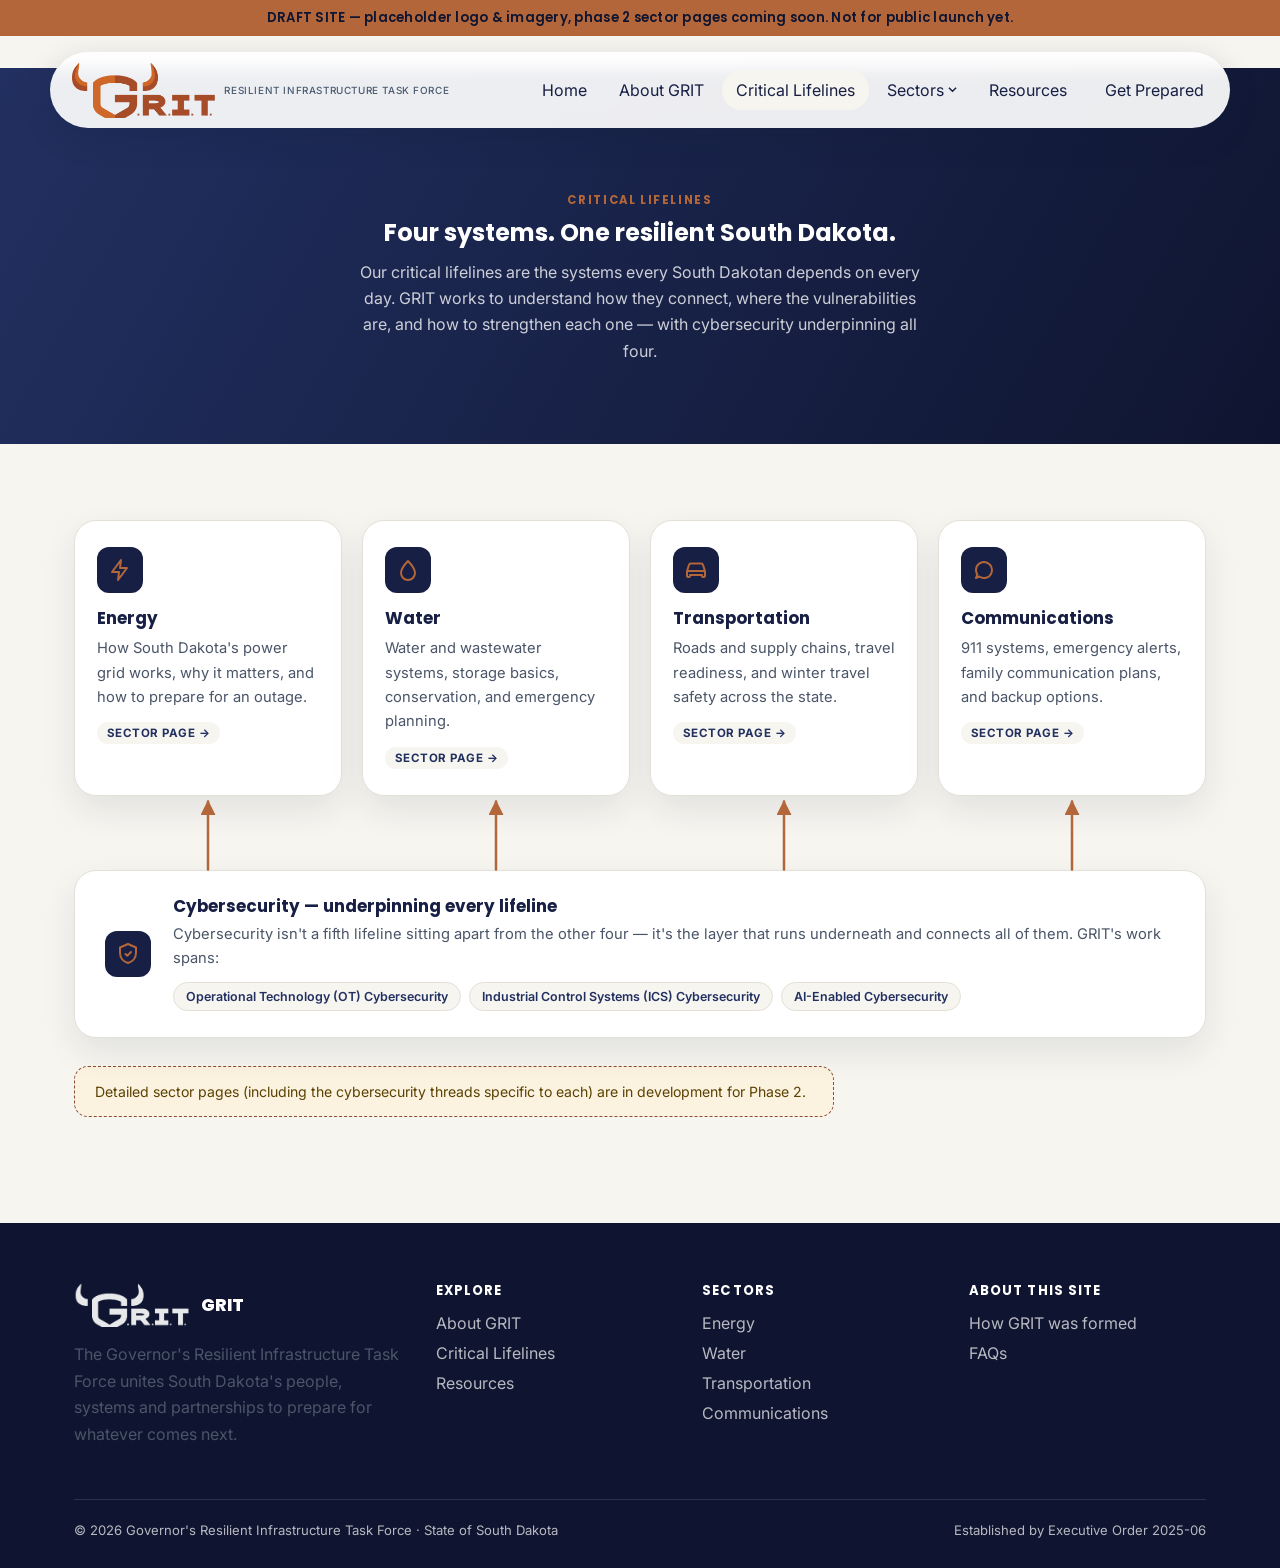
<file: lifelines.html>
<!doctype html>
<html lang="en">
<head>
  <meta charset="UTF-8" />
  <meta name="viewport" content="width=device-width, initial-scale=1.0" />
  <title>Critical Lifelines — GRIT</title>
  <meta name="description" content="An introduction to South Dakota's four critical lifelines: energy, water, transportation and communications." />
  <link rel="icon" href="assets/favicon/favicon.ico" sizes="any" />
  <link rel="icon" type="image/png" sizes="32x32" href="assets/favicon/favicon-32.png" />
  <link rel="icon" type="image/png" sizes="192x192" href="assets/favicon/favicon-192.png" />
  <link rel="apple-touch-icon" sizes="180x180" href="assets/favicon/apple-touch-icon.png" />
  <link rel="preconnect" href="https://fonts.googleapis.com">
  <link rel="preconnect" href="https://fonts.gstatic.com" crossorigin>
  <link href="https://fonts.googleapis.com/css2?family=Inter:wght@400;500;600;700&family=Poppins:wght@600;700;800&display=swap" rel="stylesheet">
  <link rel="stylesheet" href="assets/styles.css?v=1789533473" />
  
</head>
<body>
  <div class="draft-banner">DRAFT SITE — placeholder logo &amp; imagery, phase 2 sector pages coming soon. Not for public launch yet.</div>
    <header class="site-header">
      <div class="nav-pill wrap" style="max-width:1180px;">
        <a href="index.html" class="brand">
          <img src="assets/img/grit-icon.png" alt="GRIT logo" class="brand-seal">
          <span class="brand-sub">Resilient Infrastructure Task Force</span>
        </a>
        <button class="menu-toggle" aria-label="Toggle menu">
          <svg width="18" height="14" viewBox="0 0 18 14" fill="none"><path d="M0 1h18M0 7h18M0 13h18" stroke="white" stroke-width="2"/></svg>
        </button>
        <ul class="nav-links">
          <li><a href="index.html">Home</a></li>
          <li><a href="about.html">About GRIT</a></li>
          <li class="active"><a href="lifelines.html">Critical Lifelines</a></li>
          <li class="has-dropdown ">
            <button class="nav-link" type="button">Sectors
              <svg class="caret" viewBox="0 0 10 6" fill="none"><path d="M1 1l4 4 4-4" stroke="#171f44" stroke-width="1.6"/></svg>
            </button>
            <div class="dropdown-menu">
              <div class="dd-hint">Four critical lifelines</div>
              <a href="energy.html">Energy</a>
              <a href="water.html">Water</a>
              <a href="transportation.html">Transportation</a>
              <a href="communications.html">Communications</a>
            </div>
          </li>
          <li><a href="resources.html">Resources</a></li>
          <li class="nav-cta"><a href="resources.html" class="btn btn-navy">Get Prepared</a></li>
        </ul>
      </div>
    </header>


    <section class="stub-hero">
      <div class="wrap">
        <span class="eyebrow">Critical Lifelines</span>
        <h1>Four systems. One resilient South Dakota.</h1>
        <p>Our critical lifelines are the systems every South Dakotan depends on every day. GRIT works to understand how they connect, where the vulnerabilities are, and how to strengthen each one — with cybersecurity underpinning all four.</p>
      </div>
    </section>

    <section>
      <div class="wrap">
        <div class="lifeline-stack">
          <svg class="cyber-connectors" aria-hidden="true"></svg>

          <div class="lifeline-grid">
          <div class="lifeline-card">
            <div class="icon"><svg viewBox="0 0 24 24" fill="none" stroke-width="2" stroke-linecap="round" stroke-linejoin="round"><path d="M13 2 4 14h7l-1 8 9-12h-7l1-8z"/></svg></div>
            <h3>Energy</h3>
            <p>How South Dakota's power grid works, why it matters, and how to prepare for an outage.</p>
            <a href="energy.html" class="tag">Sector page →</a>
          </div>
          <div class="lifeline-card">
            <div class="icon"><svg viewBox="0 0 24 24" fill="none" stroke-width="2" stroke-linecap="round" stroke-linejoin="round"><path d="M12 3s7 7.2 7 12a7 7 0 0 1-14 0c0-4.8 7-12 7-12z"/></svg></div>
            <h3>Water</h3>
            <p>Water and wastewater systems, storage basics, conservation, and emergency planning.</p>
            <a href="water.html" class="tag">Sector page →</a>
          </div>
          <div class="lifeline-card">
            <div class="icon"><svg viewBox="0 0 24 24" fill="none" stroke-width="2" stroke-linecap="round" stroke-linejoin="round"><path d="M3 13l2-6a2 2 0 0 1 2-1.4h10A2 2 0 0 1 19 7l2 6M3 13v5a1 1 0 0 0 1 1h1a1 1 0 0 0 1-1v-1h12v1a1 1 0 0 0 1 1h1a1 1 0 0 0 1-1v-5M3 13h18M6.5 17.5h.01M17.5 17.5h.01"/></svg></div>
            <h3>Transportation</h3>
            <p>Roads and supply chains, travel readiness, and winter travel safety across the state.</p>
            <a href="transportation.html" class="tag">Sector page →</a>
          </div>
          <div class="lifeline-card">
            <div class="icon"><svg viewBox="0 0 24 24" fill="none" stroke-width="2" stroke-linecap="round" stroke-linejoin="round"><path d="M4 12a8 8 0 1 1 3.3 6.5L4 20l1.3-3.6A7.96 7.96 0 0 1 4 12z"/></svg></div>
            <h3>Communications</h3>
            <p>911 systems, emergency alerts, family communication plans, and backup options.</p>
            <a href="communications.html" class="tag">Sector page →</a>
          </div>
          </div>

          <div class="cyber-card">
            <div class="icon"><svg viewBox="0 0 24 24" fill="none" stroke-width="2" stroke-linecap="round" stroke-linejoin="round"><path d="M12 2 4 5.5v5.3c0 5 3.4 8.9 8 10.2 4.6-1.3 8-5.2 8-10.2V5.5L12 2z"/><path d="m9.5 12 1.8 1.8L15 10"/></svg></div>
            <div class="cyber-card-body">
              <h3>Cybersecurity — underpinning every lifeline</h3>
              <p>Cybersecurity isn't a fifth lifeline sitting apart from the other four — it's the layer that runs underneath and connects all of them. GRIT's work spans:</p>
              <div class="cyber-tags">
                <span class="tag">Operational Technology (OT) Cybersecurity</span>
                <span class="tag">Industrial Control Systems (ICS) Cybersecurity</span>
                <span class="tag">AI-Enabled Cybersecurity</span>
              </div>
            </div>
          </div>
        </div>

        <div class="note" style="margin-top:28px; max-width:760px;">
          Detailed sector pages (including the cybersecurity threads specific to each) are in development for Phase 2.
        </div>
      </div>
    </section>

    <footer class="site-footer">
      <div class="wrap">
        <div class="footer-grid">
          <div>
            <div class="footer-brand">
              <img src="assets/img/grit-icon.png" alt="GRIT logo" class="brand-seal">
              <span>GRIT</span>
            </div>
            <p>The Governor's Resilient Infrastructure Task Force unites South Dakota's people, systems and partnerships to prepare for whatever comes next.</p>
          </div>
          <div>
            <h4>Explore</h4>
            <ul>
              <li><a href="about.html">About GRIT</a></li>
              <li><a href="lifelines.html">Critical Lifelines</a></li>
              <li><a href="resources.html">Resources</a></li>
            </ul>
          </div>
          <div>
            <h4>Sectors</h4>
            <ul>
              <li><a href="energy.html">Energy</a></li>
              <li><a href="water.html">Water</a></li>
              <li><a href="transportation.html">Transportation</a></li>
              <li><a href="communications.html">Communications</a></li>
            </ul>
          </div>
          <div>
            <h4>About This Site</h4>
            <ul>
              <li><a href="about.html#formed">How GRIT was formed</a></li>
              <li><a href="about.html#faq">FAQs</a></li>
            </ul>
          </div>
        </div>
        <div class="footer-bottom">
          <span>&copy; 2026 Governor's Resilient Infrastructure Task Force &middot; State of South Dakota</span>
          <span>Established by Executive Order 2025-06</span>
        </div>
      </div>
    </footer>

  <script src="assets/script.js?v=1789533473"></script>
</body>
</html>
</file>
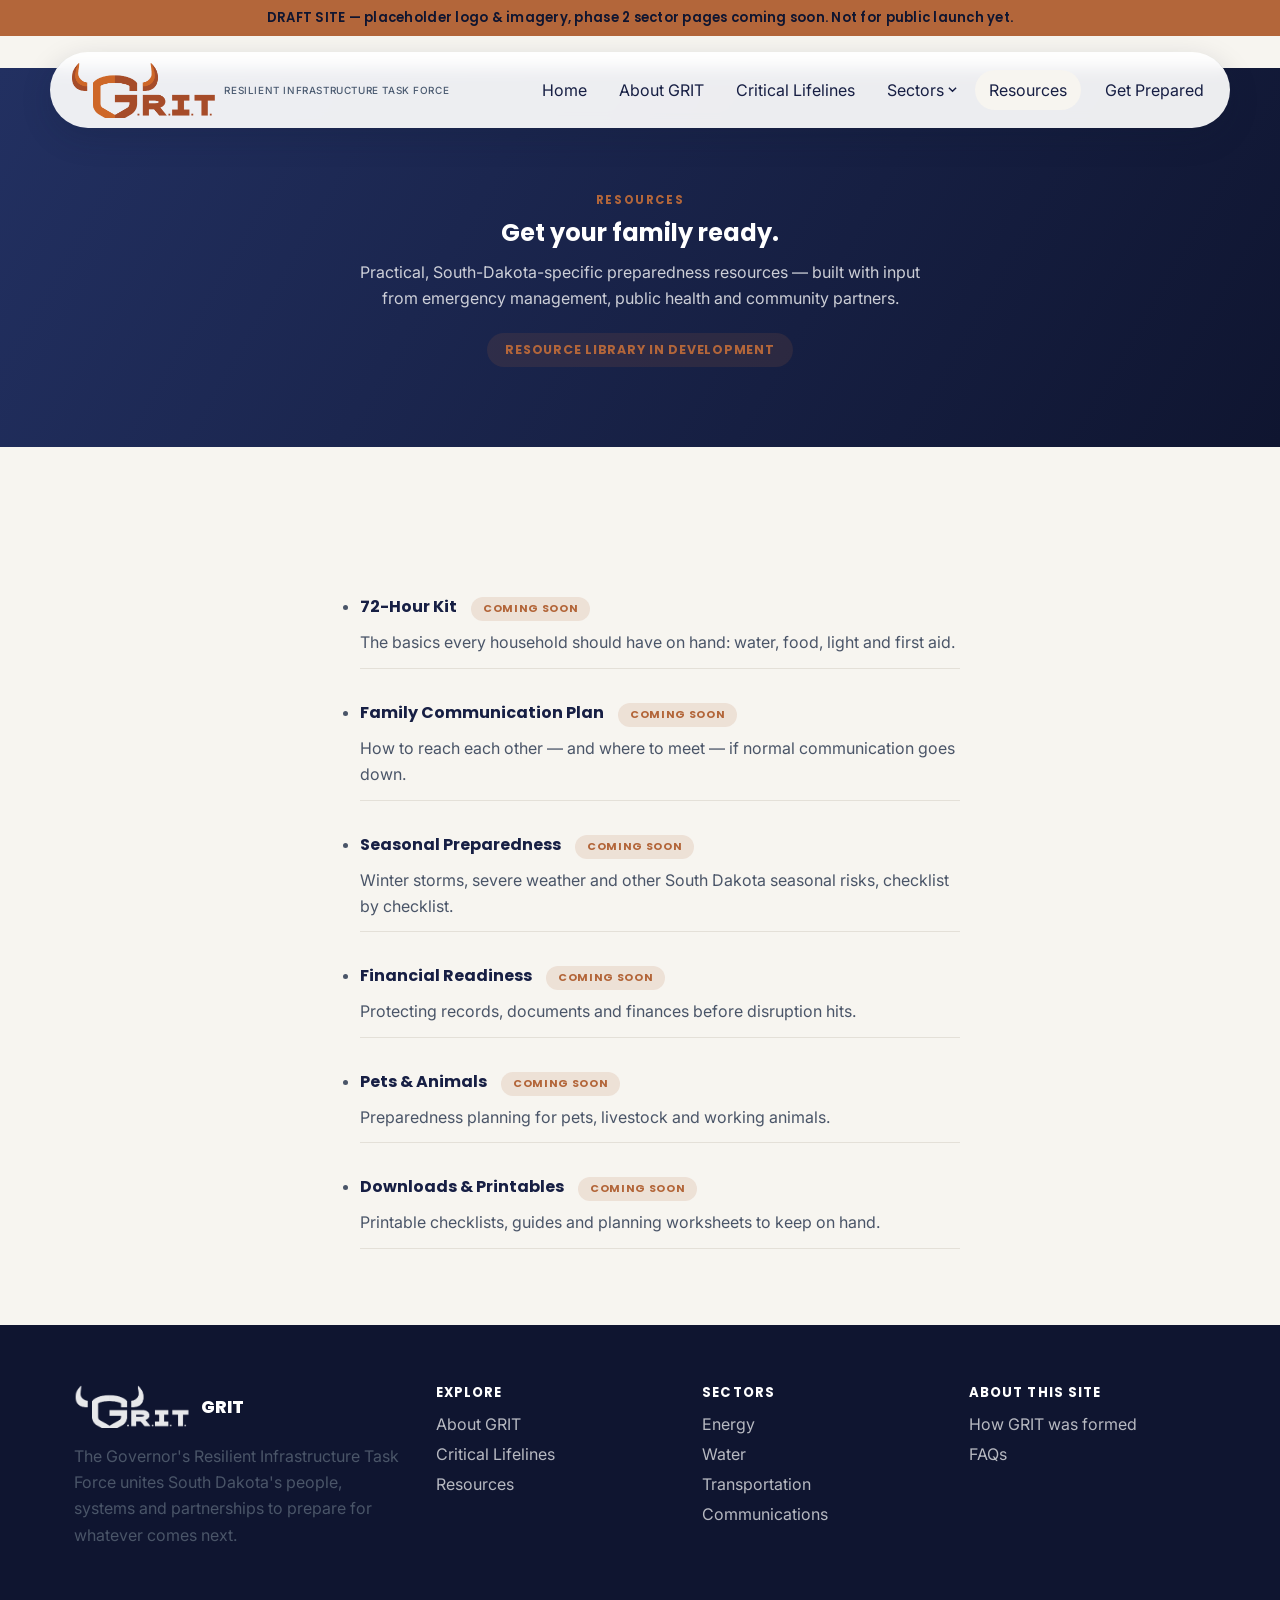
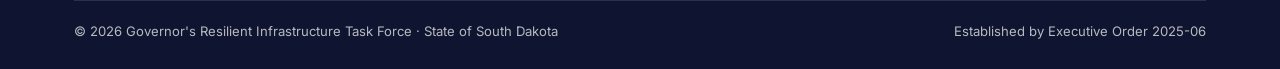
<file: resources.html>
<!doctype html>
<html lang="en">
<head>
  <meta charset="UTF-8" />
  <meta name="viewport" content="width=device-width, initial-scale=1.0" />
  <title>Resources — GRIT</title>
  <meta name="description" content="Preparedness resources for South Dakota families: 72-hour kits, family plans, seasonal prep and more." />
  <link rel="icon" href="assets/favicon/favicon.ico" sizes="any" />
  <link rel="icon" type="image/png" sizes="32x32" href="assets/favicon/favicon-32.png" />
  <link rel="icon" type="image/png" sizes="192x192" href="assets/favicon/favicon-192.png" />
  <link rel="apple-touch-icon" sizes="180x180" href="assets/favicon/apple-touch-icon.png" />
  <link rel="preconnect" href="https://fonts.googleapis.com">
  <link rel="preconnect" href="https://fonts.gstatic.com" crossorigin>
  <link href="https://fonts.googleapis.com/css2?family=Inter:wght@400;500;600;700&family=Poppins:wght@600;700;800&display=swap" rel="stylesheet">
  <link rel="stylesheet" href="assets/styles.css?v=1789533473" />
  
</head>
<body>
  <div class="draft-banner">DRAFT SITE — placeholder logo &amp; imagery, phase 2 sector pages coming soon. Not for public launch yet.</div>
    <header class="site-header">
      <div class="nav-pill wrap" style="max-width:1180px;">
        <a href="index.html" class="brand">
          <img src="assets/img/grit-icon.png" alt="GRIT logo" class="brand-seal">
          <span class="brand-sub">Resilient Infrastructure Task Force</span>
        </a>
        <button class="menu-toggle" aria-label="Toggle menu">
          <svg width="18" height="14" viewBox="0 0 18 14" fill="none"><path d="M0 1h18M0 7h18M0 13h18" stroke="white" stroke-width="2"/></svg>
        </button>
        <ul class="nav-links">
          <li><a href="index.html">Home</a></li>
          <li><a href="about.html">About GRIT</a></li>
          <li><a href="lifelines.html">Critical Lifelines</a></li>
          <li class="has-dropdown ">
            <button class="nav-link" type="button">Sectors
              <svg class="caret" viewBox="0 0 10 6" fill="none"><path d="M1 1l4 4 4-4" stroke="#171f44" stroke-width="1.6"/></svg>
            </button>
            <div class="dropdown-menu">
              <div class="dd-hint">Four critical lifelines</div>
              <a href="energy.html">Energy</a>
              <a href="water.html">Water</a>
              <a href="transportation.html">Transportation</a>
              <a href="communications.html">Communications</a>
            </div>
          </li>
          <li class="active"><a href="resources.html">Resources</a></li>
          <li class="nav-cta"><a href="resources.html" class="btn btn-navy">Get Prepared</a></li>
        </ul>
      </div>
    </header>


    <section class="stub-hero">
      <div class="wrap">
        <span class="eyebrow">Resources</span>
        <h1>Get your family ready.</h1>
        <p>Practical, South-Dakota-specific preparedness resources — built with input from emergency management, public health and community partners.</p>
        <div class="stub-pill">Resource library in development</div>
      </div>
    </section>

    <section>
      <div class="wrap">
        <ul class="stub-list">
          <li>
            <strong style="color:var(--navy-800); font-family:var(--font-head);">72-Hour Kit</strong>
            <span class="stub-pill" style="margin-left:10px; padding:4px 12px; font-size:0.68rem;">Coming soon</span>
            <p style="margin:8px 0 0;">The basics every household should have on hand: water, food, light and first aid.</p>
          </li>
          <li>
            <strong style="color:var(--navy-800); font-family:var(--font-head);">Family Communication Plan</strong>
            <span class="stub-pill" style="margin-left:10px; padding:4px 12px; font-size:0.68rem;">Coming soon</span>
            <p style="margin:8px 0 0;">How to reach each other — and where to meet — if normal communication goes down.</p>
          </li>
          <li>
            <strong style="color:var(--navy-800); font-family:var(--font-head);">Seasonal Preparedness</strong>
            <span class="stub-pill" style="margin-left:10px; padding:4px 12px; font-size:0.68rem;">Coming soon</span>
            <p style="margin:8px 0 0;">Winter storms, severe weather and other South Dakota seasonal risks, checklist by checklist.</p>
          </li>
          <li>
            <strong style="color:var(--navy-800); font-family:var(--font-head);">Financial Readiness</strong>
            <span class="stub-pill" style="margin-left:10px; padding:4px 12px; font-size:0.68rem;">Coming soon</span>
            <p style="margin:8px 0 0;">Protecting records, documents and finances before disruption hits.</p>
          </li>
          <li>
            <strong style="color:var(--navy-800); font-family:var(--font-head);">Pets &amp; Animals</strong>
            <span class="stub-pill" style="margin-left:10px; padding:4px 12px; font-size:0.68rem;">Coming soon</span>
            <p style="margin:8px 0 0;">Preparedness planning for pets, livestock and working animals.</p>
          </li>
          <li>
            <strong style="color:var(--navy-800); font-family:var(--font-head);">Downloads &amp; Printables</strong>
            <span class="stub-pill" style="margin-left:10px; padding:4px 12px; font-size:0.68rem;">Coming soon</span>
            <p style="margin:8px 0 0;">Printable checklists, guides and planning worksheets to keep on hand.</p>
          </li>
        </ul>
      </div>
    </section>

    <footer class="site-footer">
      <div class="wrap">
        <div class="footer-grid">
          <div>
            <div class="footer-brand">
              <img src="assets/img/grit-icon.png" alt="GRIT logo" class="brand-seal">
              <span>GRIT</span>
            </div>
            <p>The Governor's Resilient Infrastructure Task Force unites South Dakota's people, systems and partnerships to prepare for whatever comes next.</p>
          </div>
          <div>
            <h4>Explore</h4>
            <ul>
              <li><a href="about.html">About GRIT</a></li>
              <li><a href="lifelines.html">Critical Lifelines</a></li>
              <li><a href="resources.html">Resources</a></li>
            </ul>
          </div>
          <div>
            <h4>Sectors</h4>
            <ul>
              <li><a href="energy.html">Energy</a></li>
              <li><a href="water.html">Water</a></li>
              <li><a href="transportation.html">Transportation</a></li>
              <li><a href="communications.html">Communications</a></li>
            </ul>
          </div>
          <div>
            <h4>About This Site</h4>
            <ul>
              <li><a href="about.html#formed">How GRIT was formed</a></li>
              <li><a href="about.html#faq">FAQs</a></li>
            </ul>
          </div>
        </div>
        <div class="footer-bottom">
          <span>&copy; 2026 Governor's Resilient Infrastructure Task Force &middot; State of South Dakota</span>
          <span>Established by Executive Order 2025-06</span>
        </div>
      </div>
    </footer>

  <script src="assets/script.js?v=1789533473"></script>
</body>
</html>
</file>
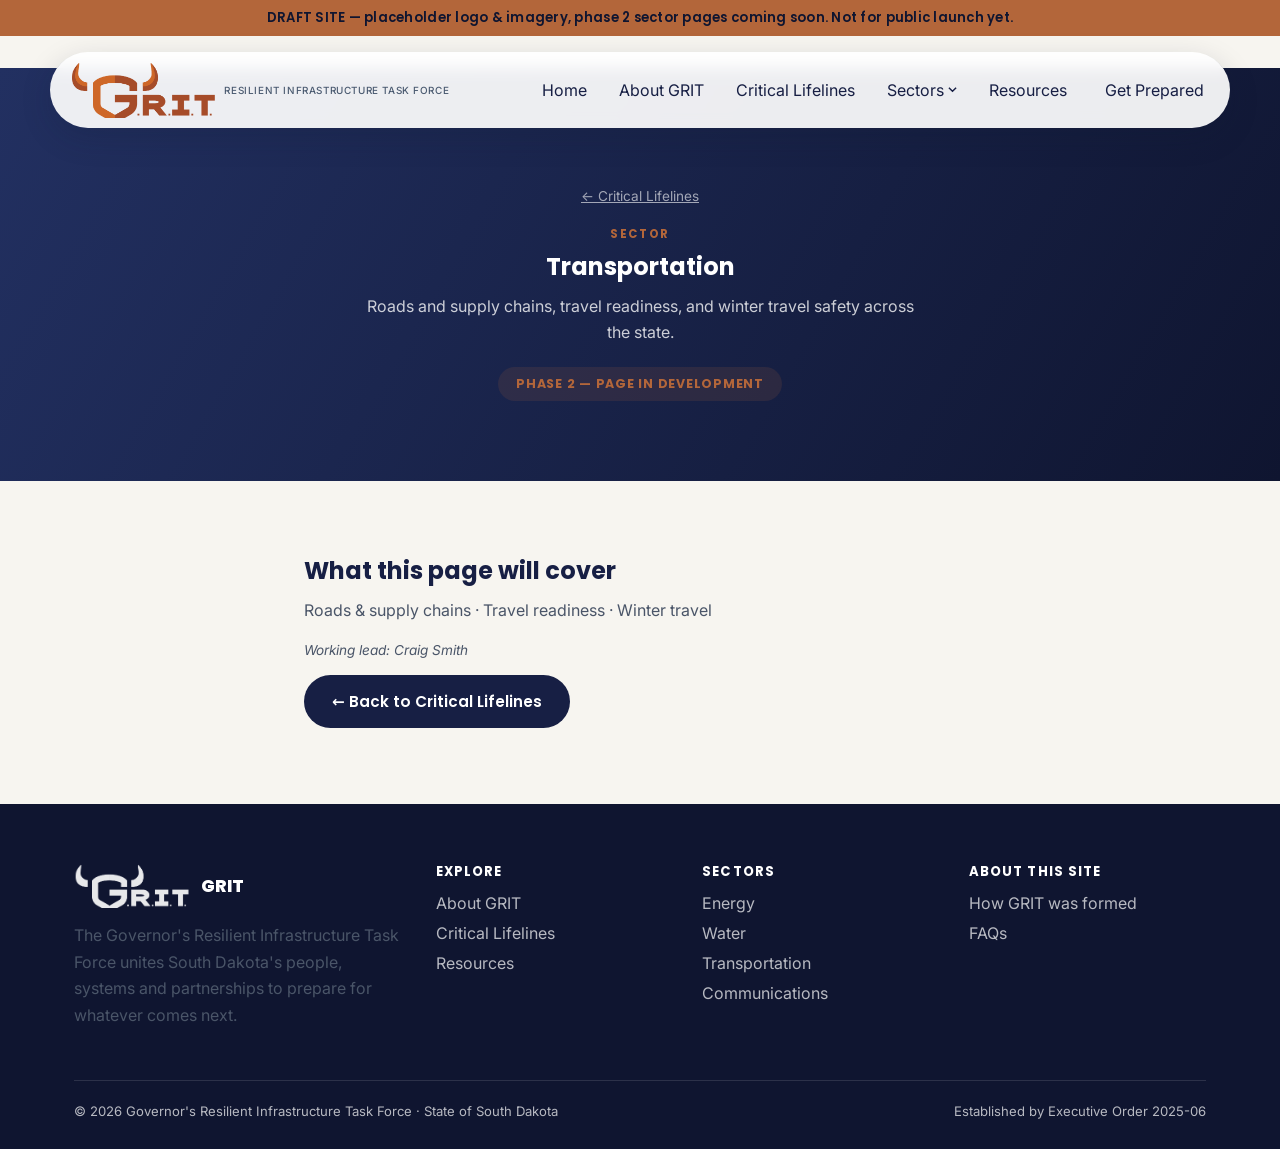
<file: transportation.html>
<!doctype html>
<html lang="en">
<head>
  <meta charset="UTF-8" />
  <meta name="viewport" content="width=device-width, initial-scale=1.0" />
  <title>Transportation — GRIT Sectors</title>
  <meta name="description" content="Roads and supply chains, travel readiness, and winter travel safety across the state." />
  <link rel="icon" href="assets/favicon/favicon.ico" sizes="any" />
  <link rel="icon" type="image/png" sizes="32x32" href="assets/favicon/favicon-32.png" />
  <link rel="icon" type="image/png" sizes="192x192" href="assets/favicon/favicon-192.png" />
  <link rel="apple-touch-icon" sizes="180x180" href="assets/favicon/apple-touch-icon.png" />
  <link rel="preconnect" href="https://fonts.googleapis.com">
  <link rel="preconnect" href="https://fonts.gstatic.com" crossorigin>
  <link href="https://fonts.googleapis.com/css2?family=Inter:wght@400;500;600;700&family=Poppins:wght@600;700;800&display=swap" rel="stylesheet">
  <link rel="stylesheet" href="assets/styles.css?v=1789533473" />
  
</head>
<body>
  <div class="draft-banner">DRAFT SITE — placeholder logo &amp; imagery, phase 2 sector pages coming soon. Not for public launch yet.</div>
    <header class="site-header">
      <div class="nav-pill wrap" style="max-width:1180px;">
        <a href="index.html" class="brand">
          <img src="assets/img/grit-icon.png" alt="GRIT logo" class="brand-seal">
          <span class="brand-sub">Resilient Infrastructure Task Force</span>
        </a>
        <button class="menu-toggle" aria-label="Toggle menu">
          <svg width="18" height="14" viewBox="0 0 18 14" fill="none"><path d="M0 1h18M0 7h18M0 13h18" stroke="white" stroke-width="2"/></svg>
        </button>
        <ul class="nav-links">
          <li><a href="index.html">Home</a></li>
          <li><a href="about.html">About GRIT</a></li>
          <li><a href="lifelines.html">Critical Lifelines</a></li>
          <li class="has-dropdown active">
            <button class="nav-link" type="button">Sectors
              <svg class="caret" viewBox="0 0 10 6" fill="none"><path d="M1 1l4 4 4-4" stroke="#171f44" stroke-width="1.6"/></svg>
            </button>
            <div class="dropdown-menu">
              <div class="dd-hint">Four critical lifelines</div>
              <a href="energy.html">Energy</a>
              <a href="water.html">Water</a>
              <a href="transportation.html">Transportation</a>
              <a href="communications.html">Communications</a>
            </div>
          </li>
          <li><a href="resources.html">Resources</a></li>
          <li class="nav-cta"><a href="resources.html" class="btn btn-navy">Get Prepared</a></li>
        </ul>
      </div>
    </header>


    <section class="stub-hero">
      <div class="wrap">
        <div class="crumb"><a href="lifelines.html">← Critical Lifelines</a></div>
        <span class="eyebrow">Sector</span>
        <h1>Transportation</h1>
        <p>Roads and supply chains, travel readiness, and winter travel safety across the state.</p>
        <div class="stub-pill">Phase 2 — page in development</div>
      </div>
    </section>

    <section>
      <div class="wrap" style="max-width:720px;">
        <h2>What this page will cover</h2>
        <p>Roads &amp; supply chains &middot; Travel readiness &middot; Winter travel</p>
        <p style="font-size:0.85rem; font-style:italic;">Working lead: Craig Smith</p>
        <a href="lifelines.html" class="btn btn-navy">← Back to Critical Lifelines</a>
      </div>
    </section>

    <footer class="site-footer">
      <div class="wrap">
        <div class="footer-grid">
          <div>
            <div class="footer-brand">
              <img src="assets/img/grit-icon.png" alt="GRIT logo" class="brand-seal">
              <span>GRIT</span>
            </div>
            <p>The Governor's Resilient Infrastructure Task Force unites South Dakota's people, systems and partnerships to prepare for whatever comes next.</p>
          </div>
          <div>
            <h4>Explore</h4>
            <ul>
              <li><a href="about.html">About GRIT</a></li>
              <li><a href="lifelines.html">Critical Lifelines</a></li>
              <li><a href="resources.html">Resources</a></li>
            </ul>
          </div>
          <div>
            <h4>Sectors</h4>
            <ul>
              <li><a href="energy.html">Energy</a></li>
              <li><a href="water.html">Water</a></li>
              <li><a href="transportation.html">Transportation</a></li>
              <li><a href="communications.html">Communications</a></li>
            </ul>
          </div>
          <div>
            <h4>About This Site</h4>
            <ul>
              <li><a href="about.html#formed">How GRIT was formed</a></li>
              <li><a href="about.html#faq">FAQs</a></li>
            </ul>
          </div>
        </div>
        <div class="footer-bottom">
          <span>&copy; 2026 Governor's Resilient Infrastructure Task Force &middot; State of South Dakota</span>
          <span>Established by Executive Order 2025-06</span>
        </div>
      </div>
    </footer>

  <script src="assets/script.js?v=1789533473"></script>
</body>
</html>
</file>
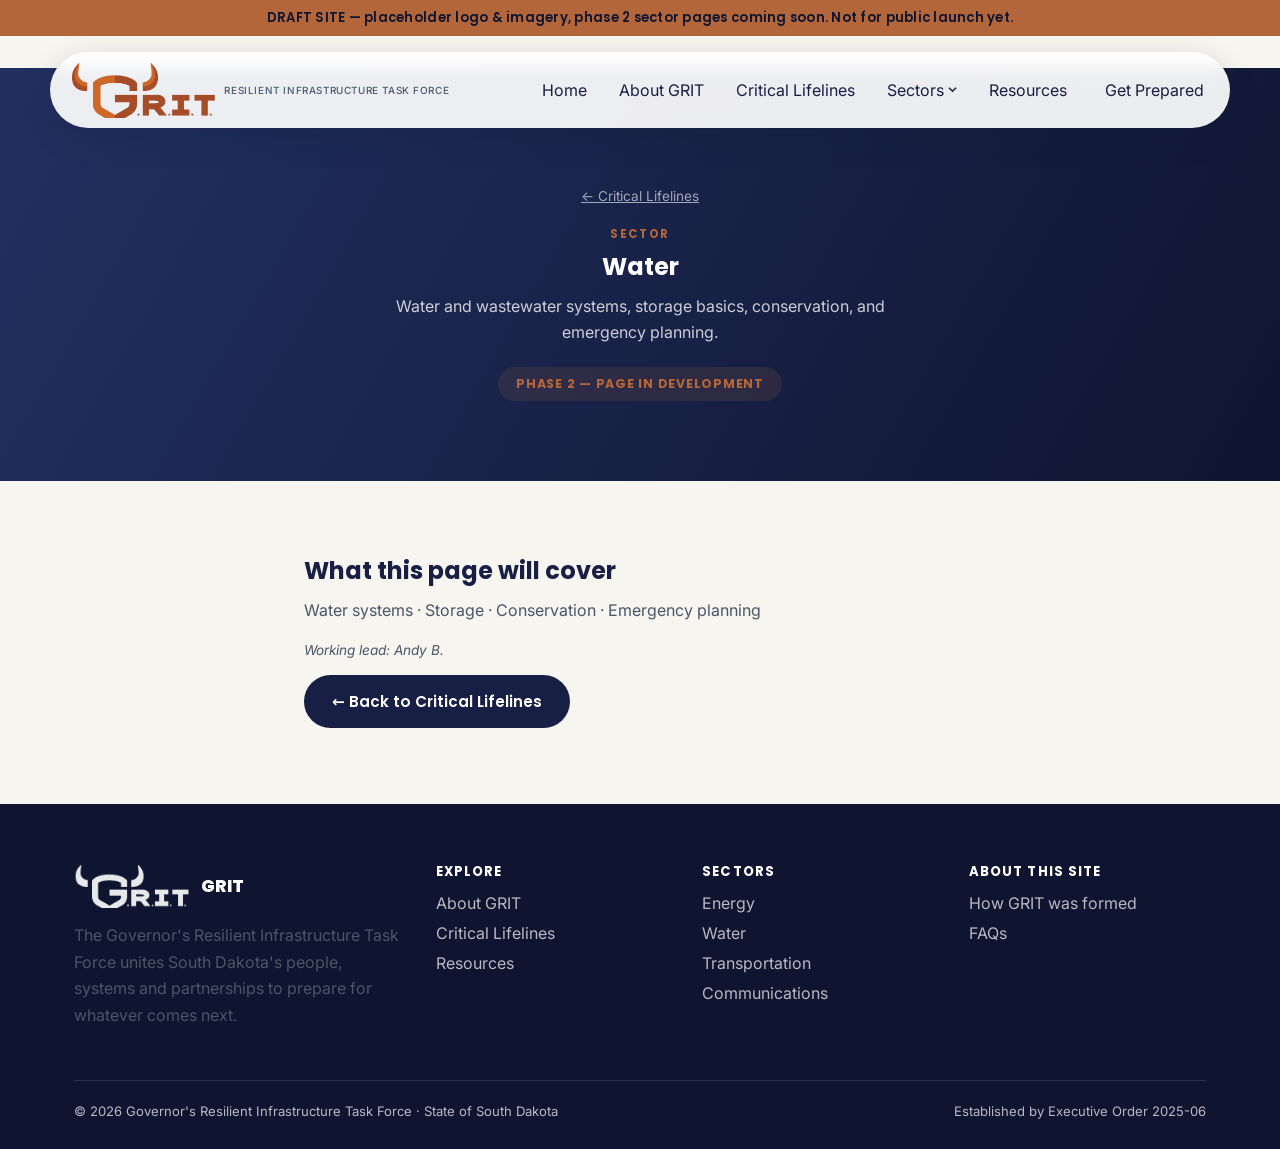
<file: water.html>
<!doctype html>
<html lang="en">
<head>
  <meta charset="UTF-8" />
  <meta name="viewport" content="width=device-width, initial-scale=1.0" />
  <title>Water — GRIT Sectors</title>
  <meta name="description" content="Water and wastewater systems, storage basics, conservation, and emergency planning." />
  <link rel="icon" href="assets/favicon/favicon.ico" sizes="any" />
  <link rel="icon" type="image/png" sizes="32x32" href="assets/favicon/favicon-32.png" />
  <link rel="icon" type="image/png" sizes="192x192" href="assets/favicon/favicon-192.png" />
  <link rel="apple-touch-icon" sizes="180x180" href="assets/favicon/apple-touch-icon.png" />
  <link rel="preconnect" href="https://fonts.googleapis.com">
  <link rel="preconnect" href="https://fonts.gstatic.com" crossorigin>
  <link href="https://fonts.googleapis.com/css2?family=Inter:wght@400;500;600;700&family=Poppins:wght@600;700;800&display=swap" rel="stylesheet">
  <link rel="stylesheet" href="assets/styles.css?v=1789533473" />
  
</head>
<body>
  <div class="draft-banner">DRAFT SITE — placeholder logo &amp; imagery, phase 2 sector pages coming soon. Not for public launch yet.</div>
    <header class="site-header">
      <div class="nav-pill wrap" style="max-width:1180px;">
        <a href="index.html" class="brand">
          <img src="assets/img/grit-icon.png" alt="GRIT logo" class="brand-seal">
          <span class="brand-sub">Resilient Infrastructure Task Force</span>
        </a>
        <button class="menu-toggle" aria-label="Toggle menu">
          <svg width="18" height="14" viewBox="0 0 18 14" fill="none"><path d="M0 1h18M0 7h18M0 13h18" stroke="white" stroke-width="2"/></svg>
        </button>
        <ul class="nav-links">
          <li><a href="index.html">Home</a></li>
          <li><a href="about.html">About GRIT</a></li>
          <li><a href="lifelines.html">Critical Lifelines</a></li>
          <li class="has-dropdown active">
            <button class="nav-link" type="button">Sectors
              <svg class="caret" viewBox="0 0 10 6" fill="none"><path d="M1 1l4 4 4-4" stroke="#171f44" stroke-width="1.6"/></svg>
            </button>
            <div class="dropdown-menu">
              <div class="dd-hint">Four critical lifelines</div>
              <a href="energy.html">Energy</a>
              <a href="water.html">Water</a>
              <a href="transportation.html">Transportation</a>
              <a href="communications.html">Communications</a>
            </div>
          </li>
          <li><a href="resources.html">Resources</a></li>
          <li class="nav-cta"><a href="resources.html" class="btn btn-navy">Get Prepared</a></li>
        </ul>
      </div>
    </header>


    <section class="stub-hero">
      <div class="wrap">
        <div class="crumb"><a href="lifelines.html">← Critical Lifelines</a></div>
        <span class="eyebrow">Sector</span>
        <h1>Water</h1>
        <p>Water and wastewater systems, storage basics, conservation, and emergency planning.</p>
        <div class="stub-pill">Phase 2 — page in development</div>
      </div>
    </section>

    <section>
      <div class="wrap" style="max-width:720px;">
        <h2>What this page will cover</h2>
        <p>Water systems &middot; Storage &middot; Conservation &middot; Emergency planning</p>
        <p style="font-size:0.85rem; font-style:italic;">Working lead: Andy B.</p>
        <a href="lifelines.html" class="btn btn-navy">← Back to Critical Lifelines</a>
      </div>
    </section>

    <footer class="site-footer">
      <div class="wrap">
        <div class="footer-grid">
          <div>
            <div class="footer-brand">
              <img src="assets/img/grit-icon.png" alt="GRIT logo" class="brand-seal">
              <span>GRIT</span>
            </div>
            <p>The Governor's Resilient Infrastructure Task Force unites South Dakota's people, systems and partnerships to prepare for whatever comes next.</p>
          </div>
          <div>
            <h4>Explore</h4>
            <ul>
              <li><a href="about.html">About GRIT</a></li>
              <li><a href="lifelines.html">Critical Lifelines</a></li>
              <li><a href="resources.html">Resources</a></li>
            </ul>
          </div>
          <div>
            <h4>Sectors</h4>
            <ul>
              <li><a href="energy.html">Energy</a></li>
              <li><a href="water.html">Water</a></li>
              <li><a href="transportation.html">Transportation</a></li>
              <li><a href="communications.html">Communications</a></li>
            </ul>
          </div>
          <div>
            <h4>About This Site</h4>
            <ul>
              <li><a href="about.html#formed">How GRIT was formed</a></li>
              <li><a href="about.html#faq">FAQs</a></li>
            </ul>
          </div>
        </div>
        <div class="footer-bottom">
          <span>&copy; 2026 Governor's Resilient Infrastructure Task Force &middot; State of South Dakota</span>
          <span>Established by Executive Order 2025-06</span>
        </div>
      </div>
    </footer>

  <script src="assets/script.js?v=1789533473"></script>
</body>
</html>
</file>
<file: assets/styles.css>
/* ==========================================================================
   GRIT — Governor's Resilience and Infrastructure Task Force
   Shared stylesheet
   ========================================================================== */

:root {
  --navy-900: #0f1530;
  --navy-800: #171f44;
  --navy-700: #223061;
  --navy-600: #2e3f7c;
  --gold-500: #b3663a;
  --gold-600: #8c4c35;
  --slate-600: #4a5a70;
  --slate-400: #7c8ba1;
  --offwhite: #f7f5f0;
  --paper: #ffffff;
  --text: #1b2430;
  --text-soft: #4a5568;
  --border: #e4e0d8;
  --radius-lg: 22px;
  --radius-md: 14px;
  --radius-sm: 8px;
  --shadow-nav: 0 10px 30px rgba(14, 28, 51, 0.18);
  --shadow-card: 0 14px 34px rgba(14, 28, 51, 0.09);
  --container: 1180px;
  --font-head: "Poppins", "Segoe UI", system-ui, sans-serif;
  --font-body: "Inter", "Segoe UI", system-ui, sans-serif;
}

* { box-sizing: border-box; }
html { scroll-behavior: smooth; }

body {
  margin: 0;
  font-family: var(--font-body);
  color: var(--text);
  background: var(--offwhite);
  -webkit-font-smoothing: antialiased;
}

img { max-width: 100%; display: block; }
a { color: inherit; text-decoration: none; }

h1, h2, h3, h4 {
  font-family: var(--font-head);
  line-height: 1.15;
  margin: 0 0 0.5em;
  font-weight: 700;
  color: var(--navy-800);
}

p { line-height: 1.65; margin: 0 0 1em; color: var(--text-soft); }

.wrap {
  max-width: var(--container);
  margin: 0 auto;
  padding: 0 24px;
}

.eyebrow {
  display: inline-block;
  font-family: var(--font-head);
  font-size: 0.72rem;
  font-weight: 700;
  letter-spacing: 0.14em;
  text-transform: uppercase;
  color: var(--gold-600);
  margin-bottom: 10px;
}

.btn {
  display: inline-flex;
  align-items: center;
  gap: 8px;
  font-family: var(--font-head);
  font-weight: 600;
  font-size: 0.95rem;
  padding: 13px 26px;
  border-radius: 999px;
  border: 2px solid transparent;
  cursor: pointer;
  transition: transform 0.15s ease, box-shadow 0.15s ease, background 0.15s ease, color 0.15s ease;
}
.btn:hover { transform: translateY(-1px); }
.btn-gold { background: var(--gold-500); color: var(--navy-900); }
.btn-gold:hover { background: var(--gold-600); }
.btn-outline { background: transparent; color: #fff; border-color: rgba(255,255,255,0.55); }
.btn-outline:hover { background: rgba(255,255,255,0.12); border-color: #fff; }
.btn-navy { background: var(--navy-800); color: #fff; }
.btn-navy:hover { background: var(--navy-700); }

/* ---------- Placeholder banner (dev-only note; remove before launch) ---------- */
.draft-banner {
  background: var(--gold-500);
  color: var(--navy-900);
  text-align: center;
  font-family: var(--font-head);
  font-size: 0.82rem;
  font-weight: 600;
  padding: 8px 16px;
  letter-spacing: 0.02em;
}

/* ---------- Header / Nav ---------- */
.site-header {
  position: sticky;
  top: 0;
  z-index: 100;
  padding: 16px 20px 0;
}
.nav-pill {
  max-width: var(--container);
  margin: 0 auto;
  background: rgba(255,255,255,0.92);
  backdrop-filter: blur(8px);
  border-radius: 999px;
  box-shadow: var(--shadow-nav);
  display: flex;
  align-items: center;
  justify-content: space-between;
  padding: 10px 12px 10px 20px;
}

.brand {
  display: flex;
  align-items: center;
  gap: 6px;
  font-family: var(--font-head);
  font-weight: 800;
  font-size: 1.2rem;
  color: var(--navy-800);
  white-space: nowrap;
}
.brand-seal { height: 56px; width: auto; flex: none; object-fit: contain; }
.footer-brand .brand-seal { height: 44px; filter: brightness(0) invert(1) opacity(0.9); }
.brand-sub {
  display: block;
  font-family: var(--font-body);
  font-weight: 500;
  font-size: 0.62rem;
  letter-spacing: 0.06em;
  text-transform: uppercase;
  color: var(--slate-600);
}

.nav-links {
  display: flex;
  align-items: center;
  gap: 4px;
  list-style: none;
  margin: 0;
  padding: 0;
}
.nav-links > li { position: relative; }
.nav-links > li > a,
.nav-links > li > button.nav-link {
  display: flex;
  align-items: center;
  gap: 4px;
  font-family: var(--font-head);
  font-size: 0.92rem;
  font-weight: 600;
  color: var(--navy-800);
  padding: 10px 14px;
  border-radius: 999px;
  background: none;
  border: none;
  cursor: pointer;
  font: inherit;
}
.nav-links > li > a:hover,
.nav-links > li > button.nav-link:hover,
.nav-links > li.active > a { background: var(--offwhite); }
.nav-links .caret { width: 9px; height: 9px; margin-top: -2px; }

.nav-cta { margin-left: 6px; }

.dropdown-menu {
  position: absolute;
  top: calc(100% + 10px);
  left: 0;
  min-width: 220px;
  background: var(--paper);
  border-radius: var(--radius-md);
  box-shadow: var(--shadow-card);
  padding: 8px;
  opacity: 0;
  visibility: hidden;
  transform: translateY(6px);
  transition: opacity 0.15s ease, transform 0.15s ease, visibility 0.15s ease;
}
.has-dropdown.open .dropdown-menu,
.has-dropdown:hover .dropdown-menu {
  opacity: 1;
  visibility: visible;
  transform: translateY(0);
}
.dropdown-menu a {
  display: block;
  padding: 10px 14px;
  border-radius: var(--radius-sm);
  font-size: 0.92rem;
  font-weight: 500;
  color: var(--navy-800);
}
.dropdown-menu a:hover { background: var(--offwhite); }
.dropdown-menu .dd-hint {
  padding: 8px 14px 2px;
  font-size: 0.68rem;
  letter-spacing: 0.08em;
  text-transform: uppercase;
  color: var(--slate-400);
  font-weight: 700;
}

.menu-toggle {
  display: none;
  width: 42px;
  height: 42px;
  border-radius: 50%;
  border: none;
  background: var(--navy-800);
  color: #fff;
  align-items: center;
  justify-content: center;
  cursor: pointer;
}

/* ---------- Hero ---------- */
.hero {
  position: relative;
  overflow: hidden;
  background: radial-gradient(120% 140% at 15% 10%, var(--navy-700) 0%, var(--navy-800) 45%, var(--navy-900) 100%);
  color: #fff;
  margin-top: -60px;
  padding-top: 130px;
}
.hero-pattern {
  position: absolute;
  inset: 0;
  opacity: 0.5;
  pointer-events: none;
}
.hero-inner {
  position: relative;
  padding: 40px 0 90px;
  display: grid;
  grid-template-columns: 1.1fr 0.9fr;
  gap: 40px;
  align-items: center;
}
.hero h1 {
  color: #fff;
  font-size: clamp(2.2rem, 4.2vw, 3.4rem);
  margin-bottom: 22px;
}
.hero h1 .accent { color: var(--gold-500); }
.hero p.lead {
  color: rgba(255,255,255,0.82);
  font-size: 1.08rem;
  max-width: 46ch;
  margin-bottom: 30px;
}
.hero-actions { display: flex; gap: 14px; flex-wrap: wrap; }

.hero-badge {
  justify-self: end;
  width: 190px;
  height: 190px;
  border-radius: 50%;
  border: 2px dashed rgba(179,102,58,0.65);
  display: flex;
  align-items: center;
  justify-content: center;
  text-align: center;
  padding: 20px;
  font-family: var(--font-head);
  font-weight: 700;
  font-size: 1.02rem;
  color: #fff;
  line-height: 1.3;
  flex: none;
}
.hero-badge span { color: var(--gold-500); display: block; font-size: 0.7rem; letter-spacing: 0.1em; margin-top: 6px; }

.hero-logo-card {
  justify-self: end;
  background: #fff;
  border-radius: var(--radius-lg);
  box-shadow: 0 24px 60px rgba(0,0,0,0.35);
  padding: 34px 38px 26px;
  display: flex;
  flex-direction: column;
  align-items: center;
  gap: 14px;
  flex: none;
  width: 340px;
}
.hero-logo-card img { width: 100%; }
.hero-logo-caption {
  font-family: var(--font-head);
  font-weight: 600;
  font-size: 0.72rem;
  letter-spacing: 0.05em;
  text-transform: uppercase;
  color: var(--slate-600);
  text-align: center;
}

/* ---------- Sections ---------- */
section { padding: 76px 0; }
.section-head { max-width: 640px; margin-bottom: 44px; }
.section-head.center { margin-left: auto; margin-right: auto; text-align: center; }

.section-navy { background: var(--navy-800); color: #fff; }
.section-navy h2, .section-navy h3, .section-navy h4 { color: #fff; }
.section-navy p { color: rgba(255,255,255,0.75); }
.section-navy .eyebrow { color: var(--gold-500); }
.section-navy .faq-item { border-bottom-color: rgba(255,255,255,0.16); }
.section-navy .faq-item summary { color: #fff; }
.section-navy .faq-item summary .plus { border-color: rgba(255,255,255,0.45); color: #fff; }

/* ---------- Cards ---------- */
.card-grid {
  display: grid;
  grid-template-columns: repeat(3, 1fr);
  gap: 24px;
}
.card {
  background: var(--paper);
  border-radius: var(--radius-lg);
  padding: 30px 26px;
  box-shadow: var(--shadow-card);
  border: 1px solid var(--border);
  display: flex;
  flex-direction: column;
  height: 100%;
}
.card .num {
  width: 38px; height: 38px;
  border-radius: 50%;
  background: var(--gold-500);
  color: var(--navy-900);
  font-family: var(--font-head);
  font-weight: 800;
  display: flex; align-items: center; justify-content: center;
  margin-bottom: 16px;
  font-size: 0.95rem;
}
.card h3 { font-size: 1.15rem; margin-bottom: 10px; }
.card p { margin-bottom: 14px; flex: 1; }
.card .card-link { font-family: var(--font-head); font-weight: 700; font-size: 0.88rem; color: var(--navy-700); }
.card .card-link:hover { color: var(--gold-600); }

.card-navy { background: var(--navy-700); border: none; }
.card-navy h3, .card-navy p { color: #fff; }
.card-navy p { color: rgba(255,255,255,0.75); }

/* Seasonal feature banner */
.seasonal {
  margin-top: 34px;
  display: flex;
  align-items: center;
  gap: 26px;
  background: linear-gradient(120deg, var(--navy-700), var(--navy-900));
  border-radius: var(--radius-lg);
  color: #fff;
  padding: 30px 34px;
  flex-wrap: wrap;
}
.seasonal .icon-wrap {
  width: 54px; height: 54px; border-radius: 50%;
  background: rgba(179,102,58,0.16);
  display: flex; align-items: center; justify-content: center;
  flex: none;
}
.seasonal-copy { flex: 1; min-width: 220px; }
.seasonal h3 { color: #fff; margin-bottom: 6px; font-size: 1.1rem; }
.seasonal p { color: rgba(255,255,255,0.75); margin-bottom: 0; }

/* Mission pull-quote */
.mission-block {
  border-left: 4px solid var(--gold-500);
  padding: 4px 0 4px 24px;
  margin: 22px 0 30px;
}
.mission-block p {
  font-family: var(--font-head);
  font-style: italic;
  font-size: 1.25rem;
  color: var(--navy-800);
  margin: 0;
  line-height: 1.5;
}
.section-navy .mission-block p { color: #fff; }

/* Lifeline chips */
.lifeline-grid {
  display: grid;
  grid-template-columns: repeat(4, 1fr);
  gap: 20px;
}
.lifeline-card {
  background: var(--paper);
  border: 1px solid var(--border);
  border-radius: var(--radius-lg);
  padding: 26px 22px;
  text-align: left;
  box-shadow: var(--shadow-card);
}
.lifeline-card .icon {
  width: 46px; height: 46px;
  border-radius: 12px;
  background: var(--navy-800);
  display: flex; align-items: center; justify-content: center;
  margin-bottom: 16px;
}
.lifeline-card .icon svg { width: 24px; height: 24px; stroke: var(--gold-500); }
.lifeline-card h3 { font-size: 1.05rem; margin-bottom: 8px; }
.lifeline-card p { font-size: 0.92rem; margin-bottom: 12px; }
.lifeline-card .tag {
  display: inline-block;
  font-size: 0.72rem;
  font-weight: 700;
  letter-spacing: 0.04em;
  text-transform: uppercase;
  color: var(--navy-700);
  background: var(--offwhite);
  padding: 4px 10px;
  border-radius: 999px;
}

/* Lifeline stack: the 4-card grid + connector arrows + cybersecurity card */
.lifeline-stack { position: relative; }

.cyber-connectors {
  position: absolute;
  top: 0; left: 0;
  width: 100%; height: 100%;
  overflow: visible;
  pointer-events: none;
}

.cyber-card {
  margin-top: 74px;
  background: var(--paper);
  border: 1px solid var(--border);
  border-radius: var(--radius-lg);
  box-shadow: var(--shadow-card);
  padding: 26px 30px;
  display: flex;
  align-items: center;
  gap: 22px;
  flex-wrap: wrap;
}
.cyber-card .icon {
  width: 46px; height: 46px;
  border-radius: 12px;
  background: var(--navy-800);
  display: flex; align-items: center; justify-content: center;
  flex: none;
}
.cyber-card .icon svg { width: 24px; height: 24px; stroke: var(--gold-500); }
.cyber-card-body { flex: 1; min-width: 260px; }
.cyber-card-body h3 { font-size: 1.05rem; margin-bottom: 6px; }
.cyber-card-body p { font-size: 0.92rem; margin-bottom: 12px; }
.cyber-tags { display: flex; flex-wrap: wrap; gap: 8px; }
.cyber-tags .tag {
  display: inline-block;
  font-size: 0.78rem;
  font-weight: 600;
  letter-spacing: 0;
  text-transform: none;
  color: var(--navy-700);
  background: var(--offwhite);
  border: 1px solid var(--border);
  padding: 6px 12px;
  border-radius: 999px;
}

/* Partnerships */
.partner-grid {
  display: grid;
  grid-template-columns: repeat(4, 1fr);
  gap: 20px;
}
.partner-card {
  padding: 24px 20px;
  border-radius: var(--radius-md);
  background: var(--offwhite);
  border: 1px solid var(--border);
}
.partner-card h4 { font-size: 1rem; margin-bottom: 8px; }
.partner-card p { font-size: 0.9rem; margin-bottom: 0; }

/* FAQ */
.faq-list { max-width: 760px; }
.faq-item {
  border-bottom: 1px solid var(--border);
  padding: 18px 0;
}
.faq-item summary {
  cursor: pointer;
  list-style: none;
  display: flex;
  justify-content: space-between;
  align-items: center;
  font-family: var(--font-head);
  font-weight: 600;
  font-size: 1.02rem;
  color: var(--navy-800);
}
.faq-item summary::-webkit-details-marker { display: none; }
.faq-item summary .plus {
  flex: none;
  width: 26px; height: 26px;
  border-radius: 50%;
  border: 1.5px solid var(--slate-400);
  display: flex; align-items: center; justify-content: center;
  font-size: 1.1rem;
  color: var(--navy-700);
  transition: transform 0.15s ease;
}
.faq-item[open] summary .plus { transform: rotate(45deg); }
.faq-item .faq-body { margin-top: 12px; }
.faq-item .faq-body p { margin-bottom: 0; }

/* Callout / flag note (internal drafting notes, styled distinctly) */
.note {
  background: #fbf3e0;
  border: 1px dashed var(--gold-600);
  border-radius: var(--radius-md);
  padding: 16px 20px;
  font-size: 0.88rem;
  color: #5c4200;
  margin: 18px 0 30px;
}
.note strong { color: #5c4200; }

/* Stub / coming soon pages */
.stub-hero {
  background: linear-gradient(120deg, var(--navy-700), var(--navy-900));
  color: #fff;
  text-align: center;
  padding: 120px 0 80px;
  margin-top: -60px;
}
.stub-hero .eyebrow { color: var(--gold-500); }
.stub-hero h1 { color: #fff; }
.stub-hero p { color: rgba(255,255,255,0.78); max-width: 56ch; margin: 0 auto; }
.stub-pill {
  display: inline-block;
  margin-top: 22px;
  background: rgba(179,102,58,0.14);
  color: var(--gold-500);
  font-family: var(--font-head);
  font-weight: 700;
  font-size: 0.78rem;
  letter-spacing: 0.06em;
  text-transform: uppercase;
  padding: 8px 18px;
  border-radius: 999px;
}
.stub-list { max-width: 640px; margin: 40px auto 0; text-align: left; }
.stub-list li { padding: 12px 0; border-bottom: 1px solid var(--border); color: var(--text-soft); }

/* Breadcrumb */
.crumb { font-size: 0.85rem; margin-bottom: 18px; color: rgba(255,255,255,0.6); }
.crumb a { text-decoration: underline; }
.crumb a:hover { color: var(--gold-500); }

/* ---------- Footer ---------- */
.site-footer { background: var(--navy-900); color: rgba(255,255,255,0.7); padding: 60px 0 30px; }
.footer-grid {
  display: grid;
  grid-template-columns: 1.4fr 1fr 1fr 1fr;
  gap: 30px;
  padding-bottom: 36px;
  border-bottom: 1px solid rgba(255,255,255,0.12);
}
.footer-brand { display: flex; align-items: center; gap: 10px; margin-bottom: 14px; }
.footer-brand span { font-family: var(--font-head); font-weight: 800; font-size: 1.1rem; color: #fff; }
.site-footer h4 {
  color: #fff; font-size: 0.82rem; letter-spacing: 0.08em; text-transform: uppercase;
  margin-bottom: 14px;
}
.site-footer ul { list-style: none; margin: 0; padding: 0; }
.site-footer li { margin-bottom: 10px; }
.site-footer a:hover { color: var(--gold-500); }
.footer-bottom {
  display: flex; justify-content: space-between; align-items: center;
  flex-wrap: wrap; gap: 10px; padding-top: 22px; font-size: 0.82rem;
}

/* ---------- Responsive ---------- */
@media (max-width: 980px) {
  .card-grid { grid-template-columns: 1fr 1fr; }
  .partner-grid { grid-template-columns: 1fr 1fr; }
  .hero-inner { grid-template-columns: 1fr; }
  .hero-badge { justify-self: start; }
  .footer-grid { grid-template-columns: 1fr 1fr; }

  /* Below the single-row breakpoint, the lifeline cards stack in one column
     (see the 900px block too — this just moves that switch up to 980px so
     there's no awkward in-between 2-up tier). Once stacked, a single vertical
     arrow per card no longer points at the right thing (see script.js), so
     instead we draw a "rail" connector: one vertical line running down the
     right side of the stack with a short branch pointing into each card.
     That rail has to live entirely *outside* the cards, never over them, so
     .lifeline-stack (not the individual cards) reserves a quiet gutter on
     its right edge — this narrows .lifeline-grid and .cyber-card, which
     fill its content width, leaving blank space beside them for the rail. */
  .lifeline-grid { grid-template-columns: 1fr; }
  .lifeline-stack { padding-right: 48px; }
  .cyber-card { margin-top: 34px; }
}

@media (max-width: 560px) {
  .brand-sub { display: none; }
}

@media (max-width: 900px) {
  .nav-links {
    position: absolute;
    top: calc(100% + 10px);
    left: 0; right: 0;
    background: var(--paper);
    border-radius: var(--radius-lg);
    box-shadow: var(--shadow-card);
    flex-direction: column;
    align-items: stretch;
    padding: 12px;
    display: none;
    gap: 2px;
  }
  .nav-links.open { display: flex; }
  .nav-links > li > a, .nav-links > li > button.nav-link { width: 100%; justify-content: space-between; }
  .dropdown-menu { position: static; box-shadow: none; opacity: 1; visibility: visible; transform: none; display: none; padding-left: 10px; }
  .has-dropdown.open .dropdown-menu { display: block; }
  .menu-toggle { display: flex; }
  .nav-cta { display: none; }
  .card-grid { grid-template-columns: 1fr; }
  .lifeline-grid { grid-template-columns: 1fr; }
  .partner-grid { grid-template-columns: 1fr; }
  .footer-grid { grid-template-columns: 1fr; }
}
</file>
